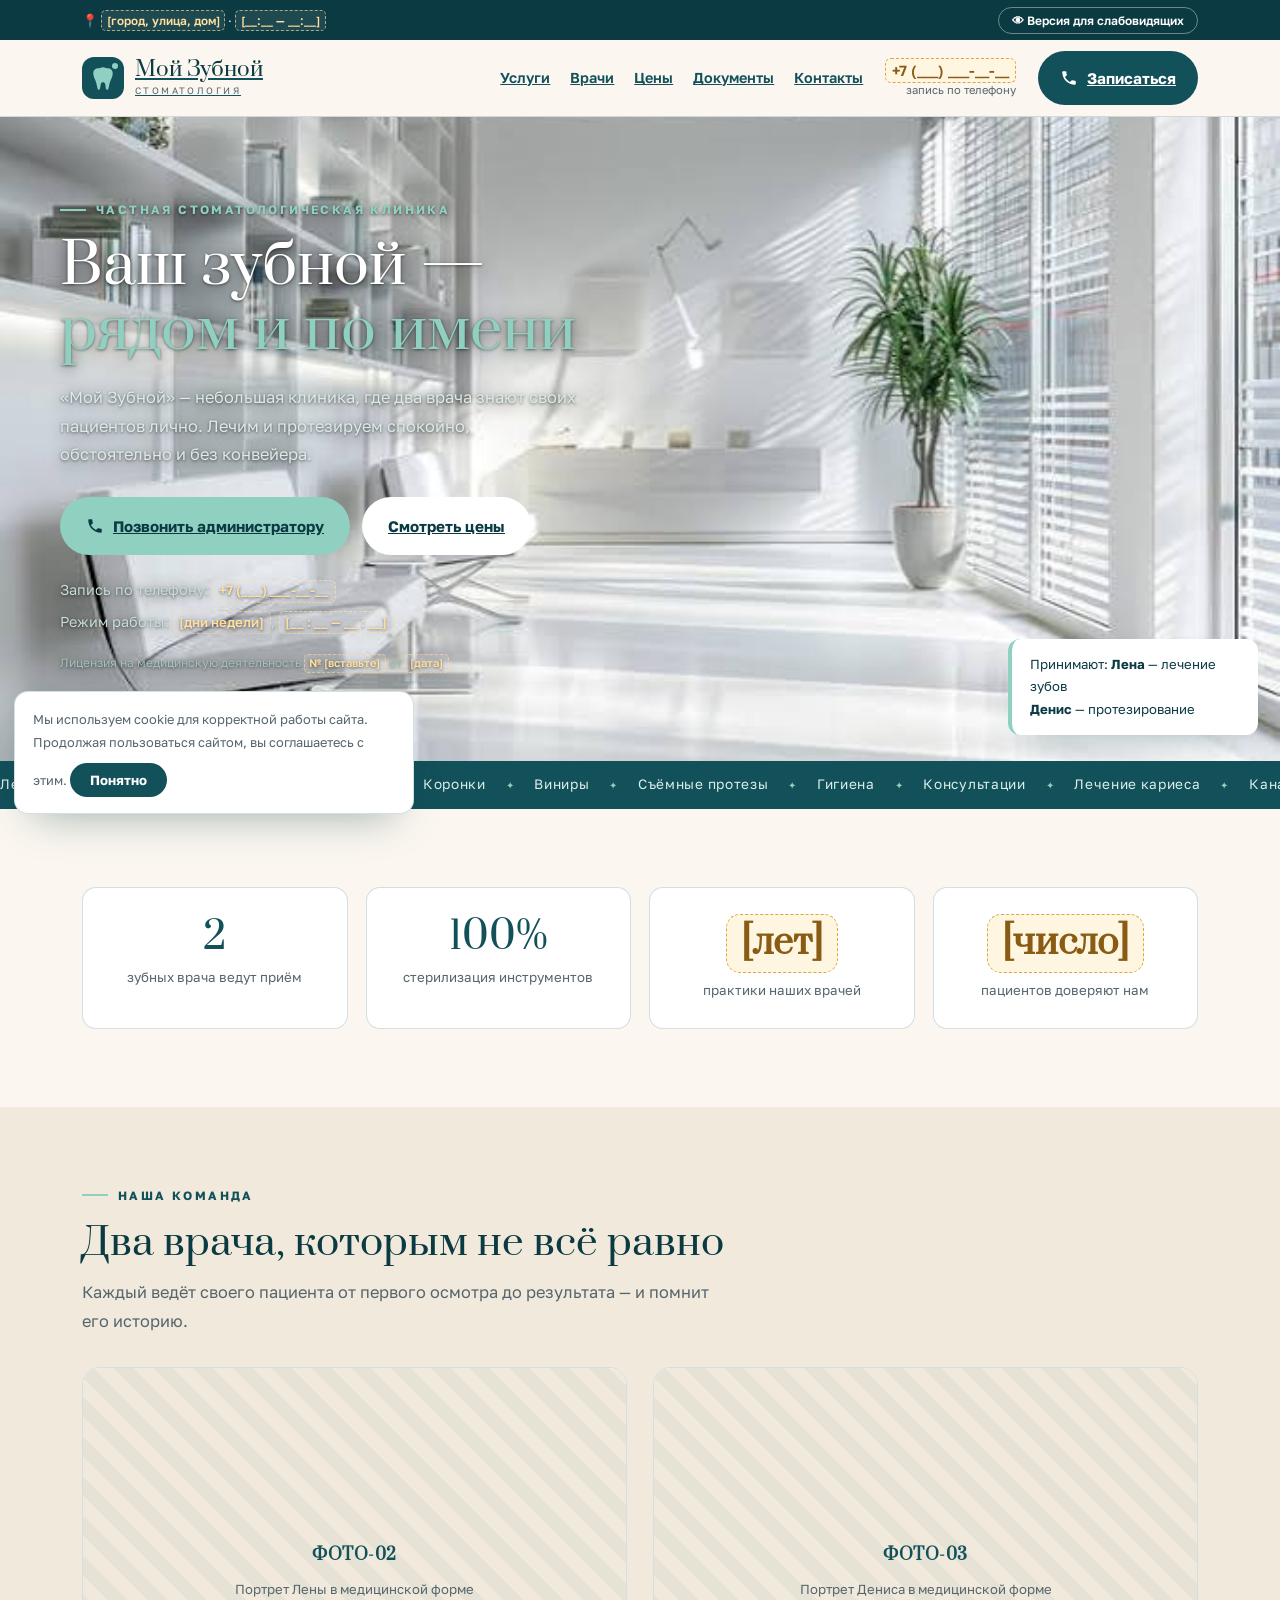
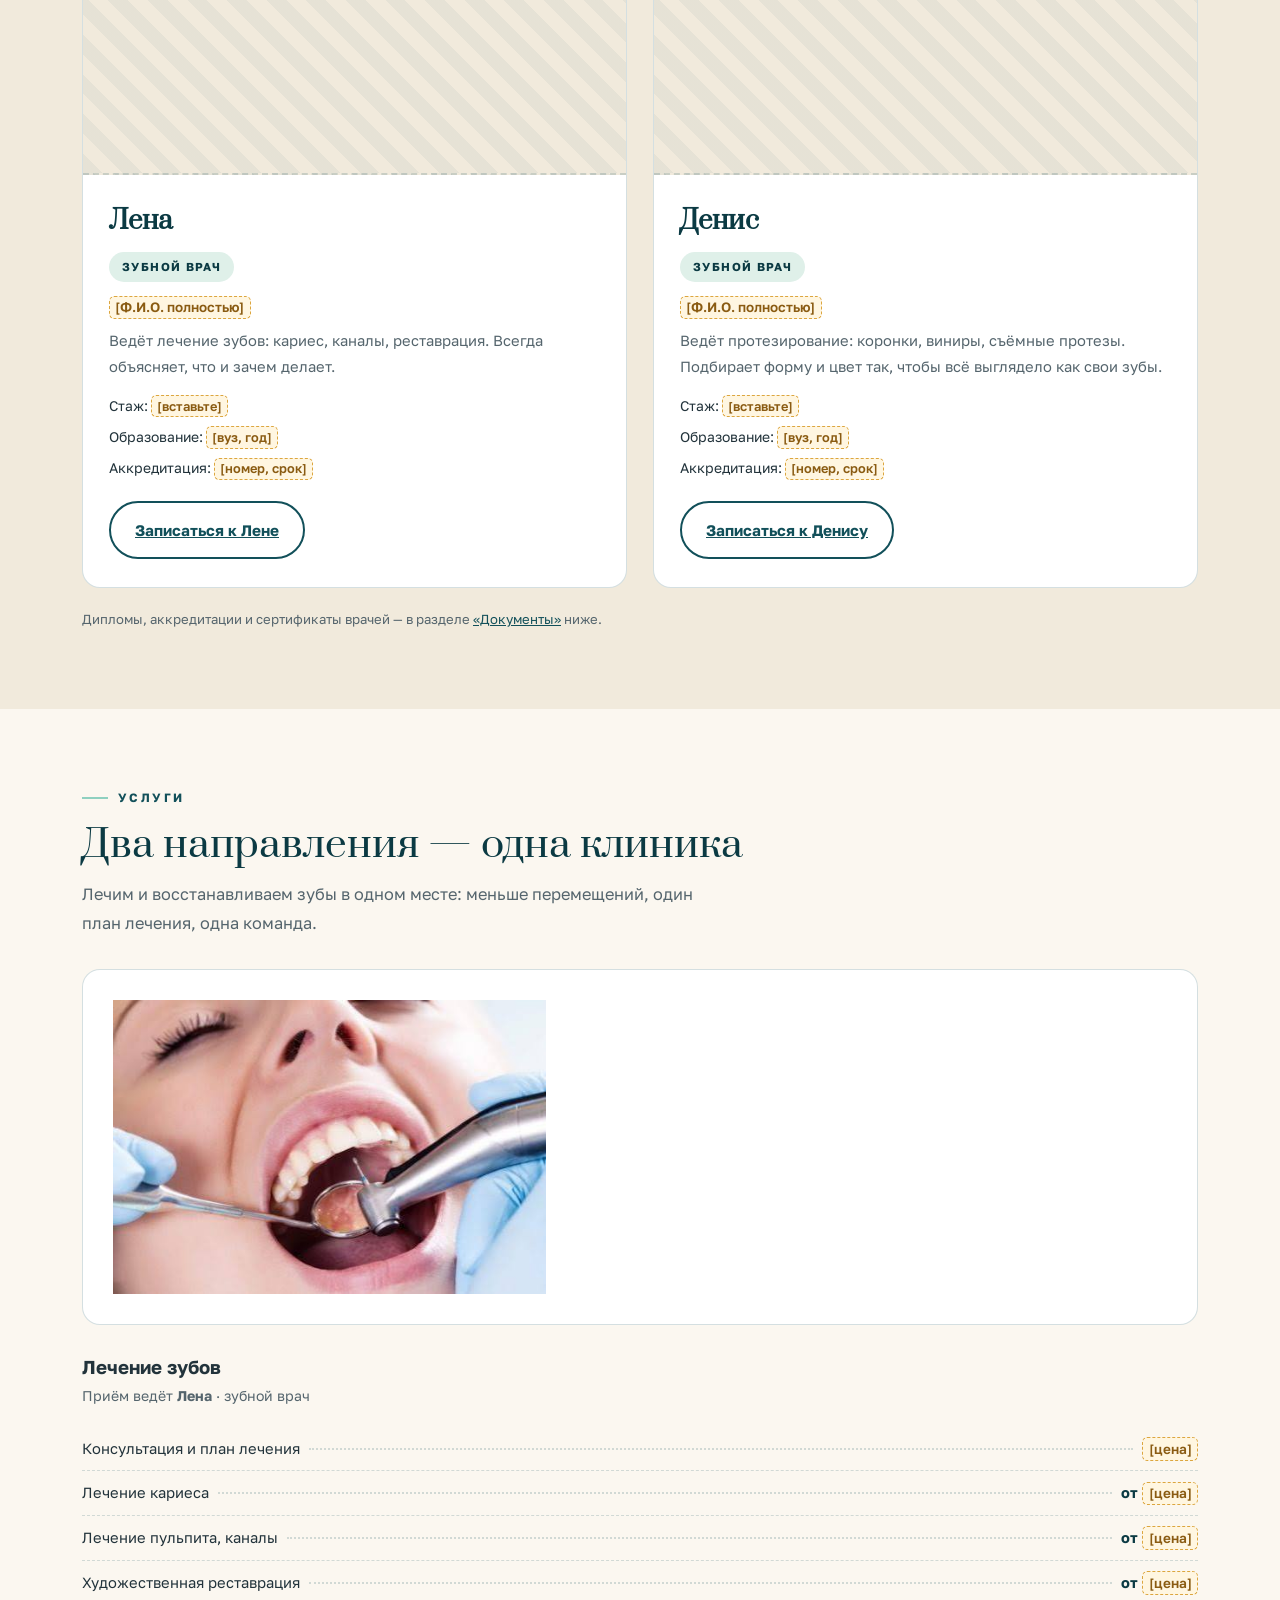
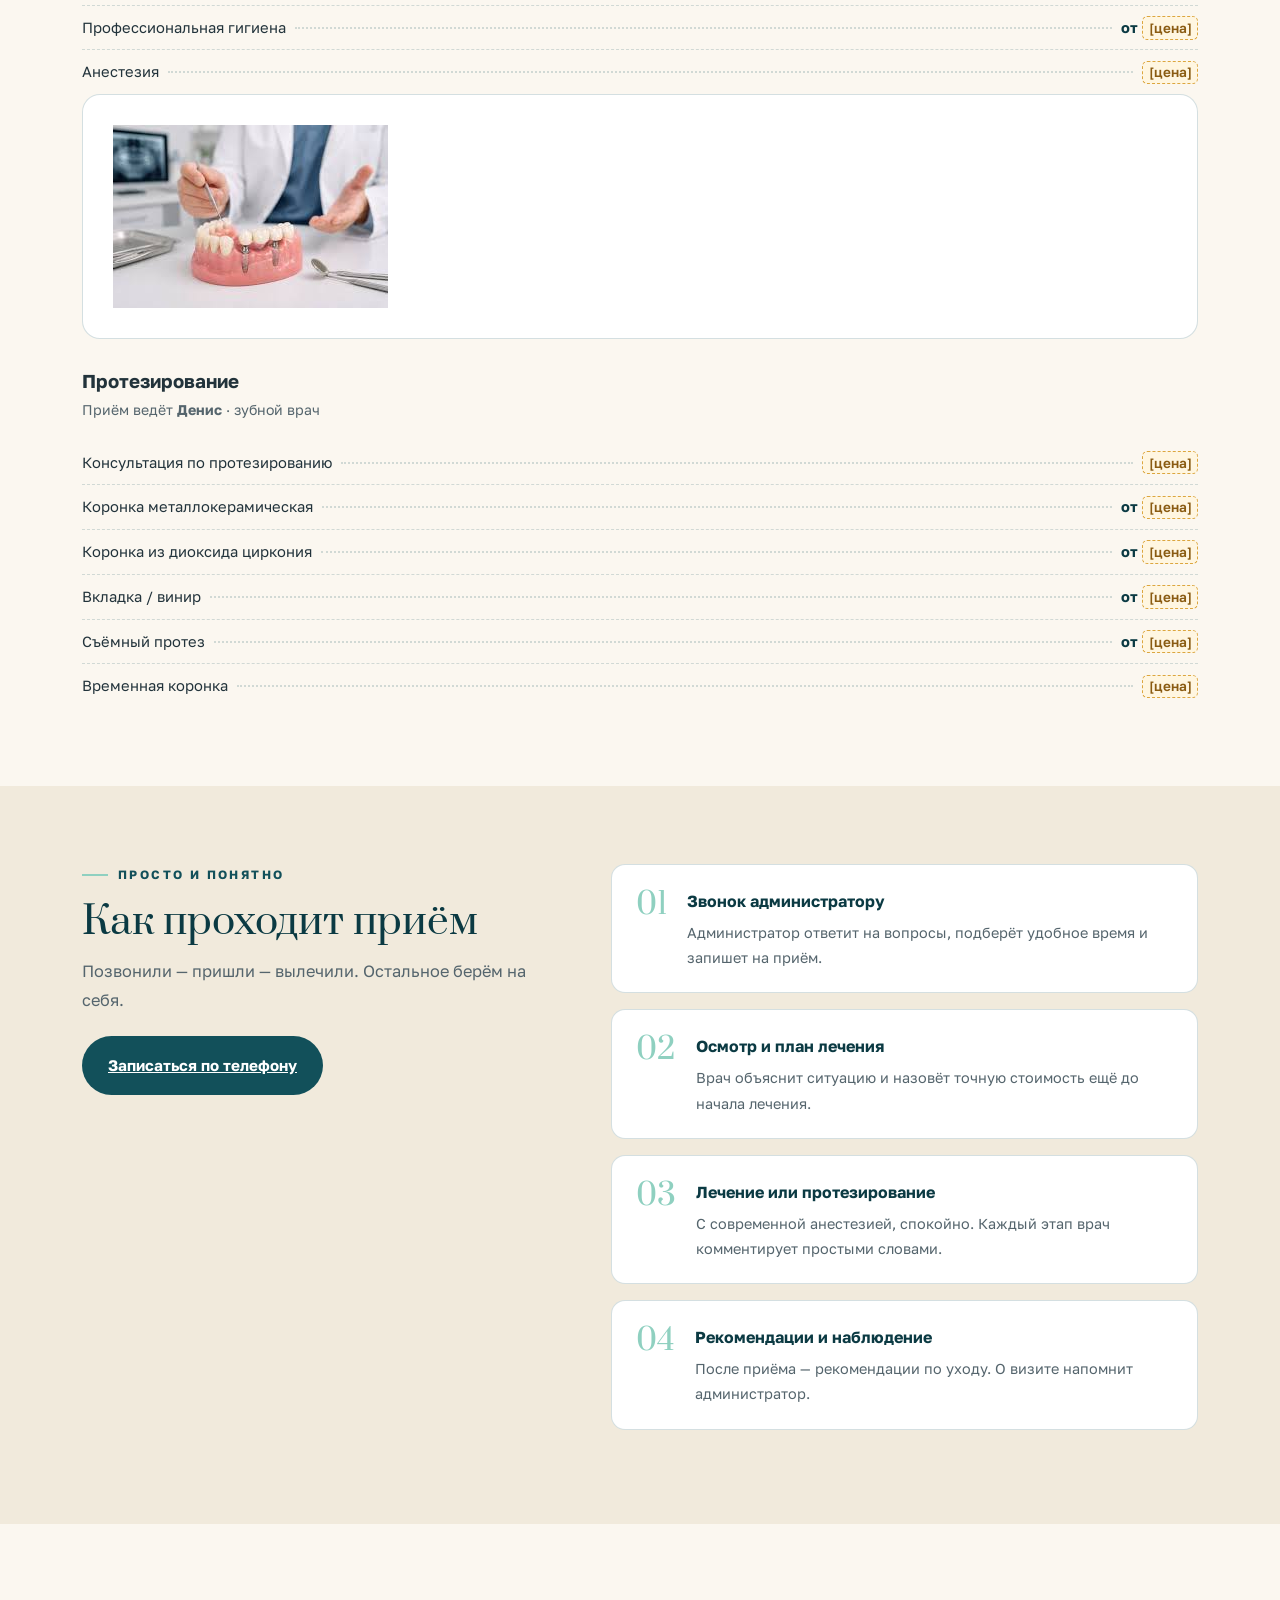
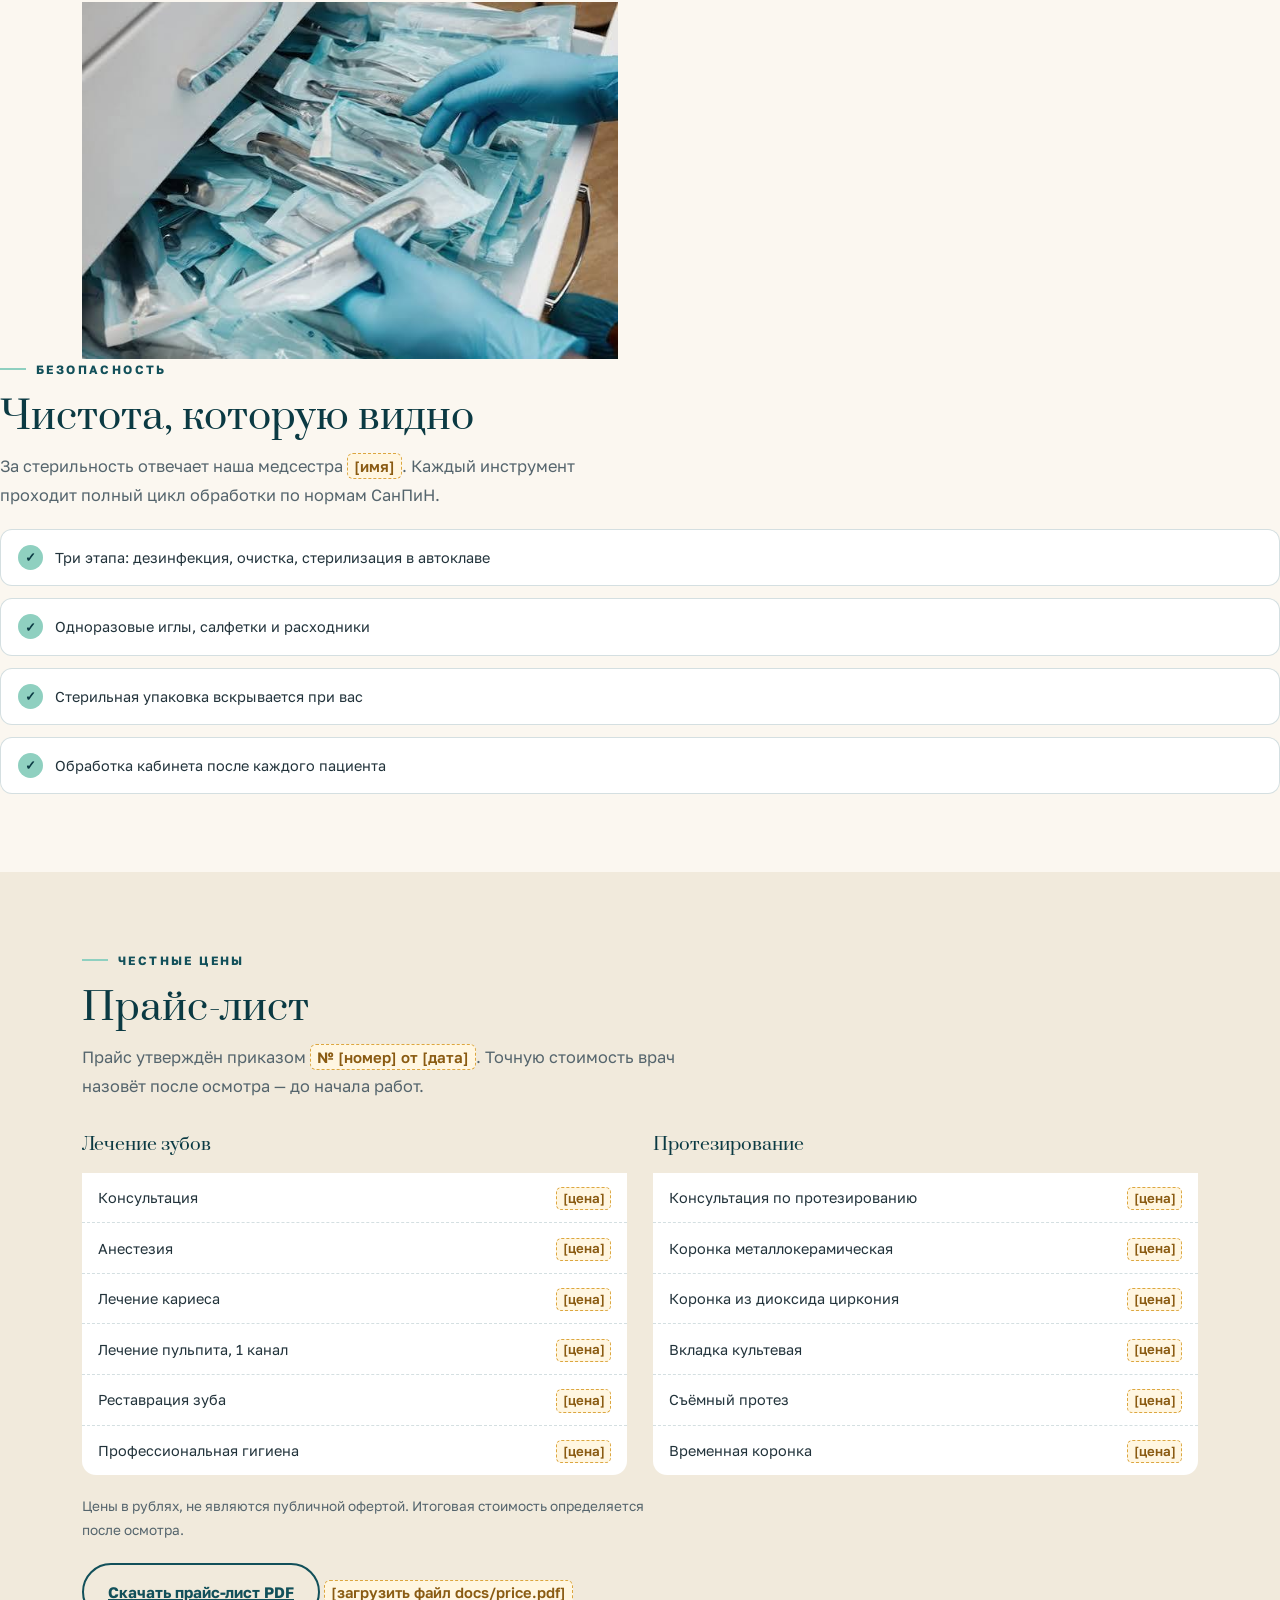
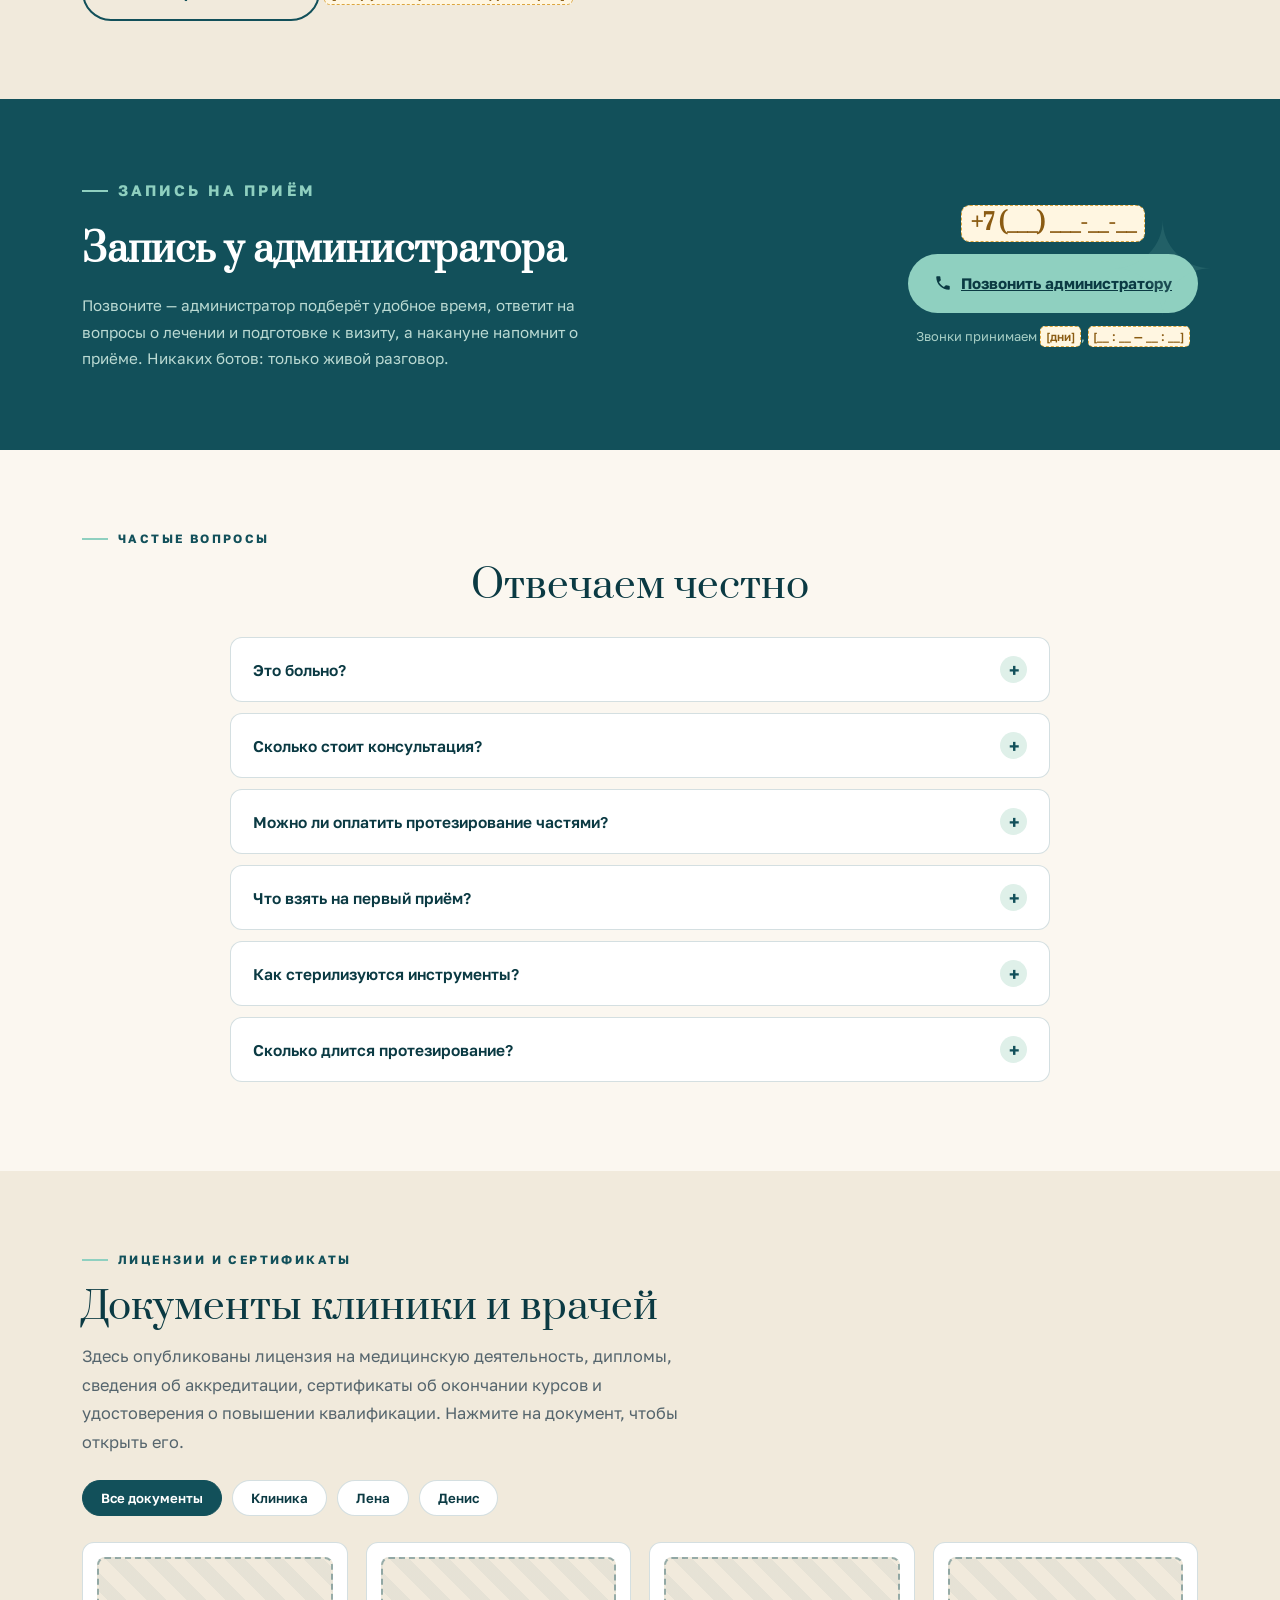
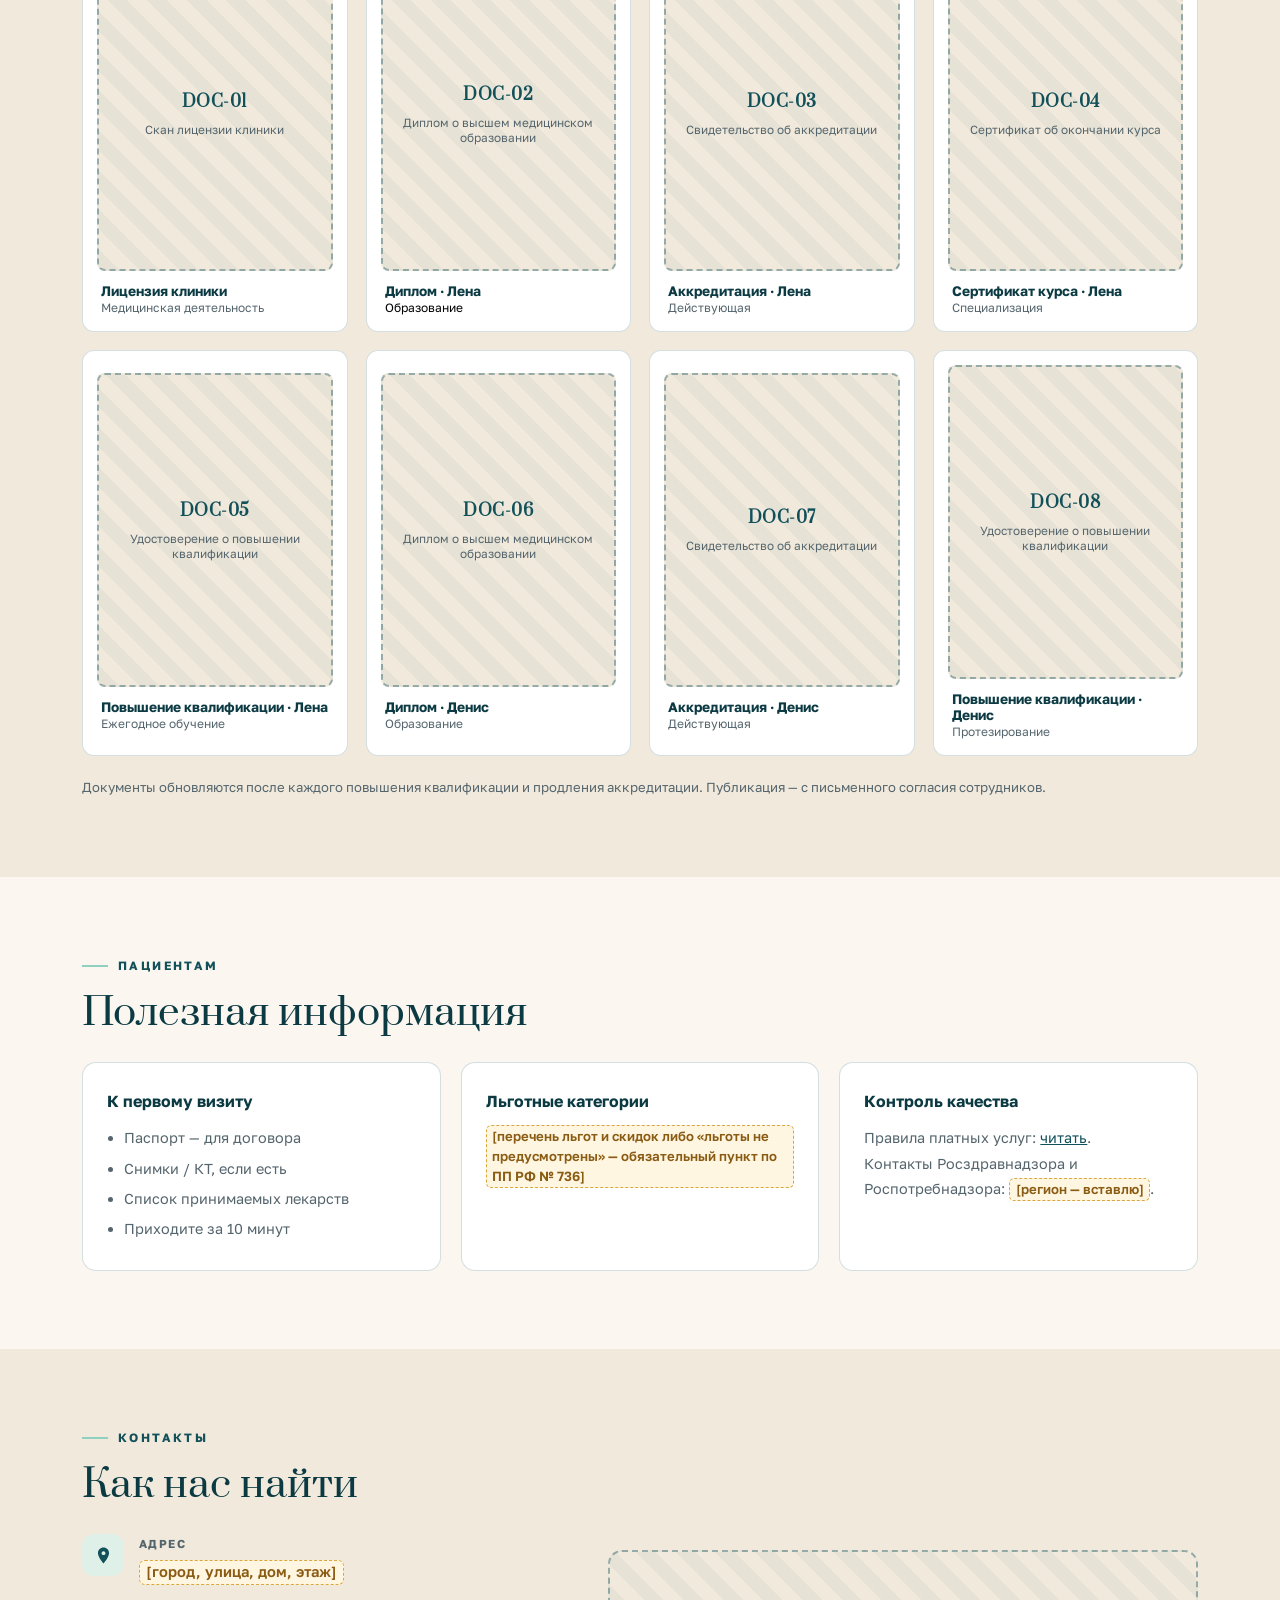
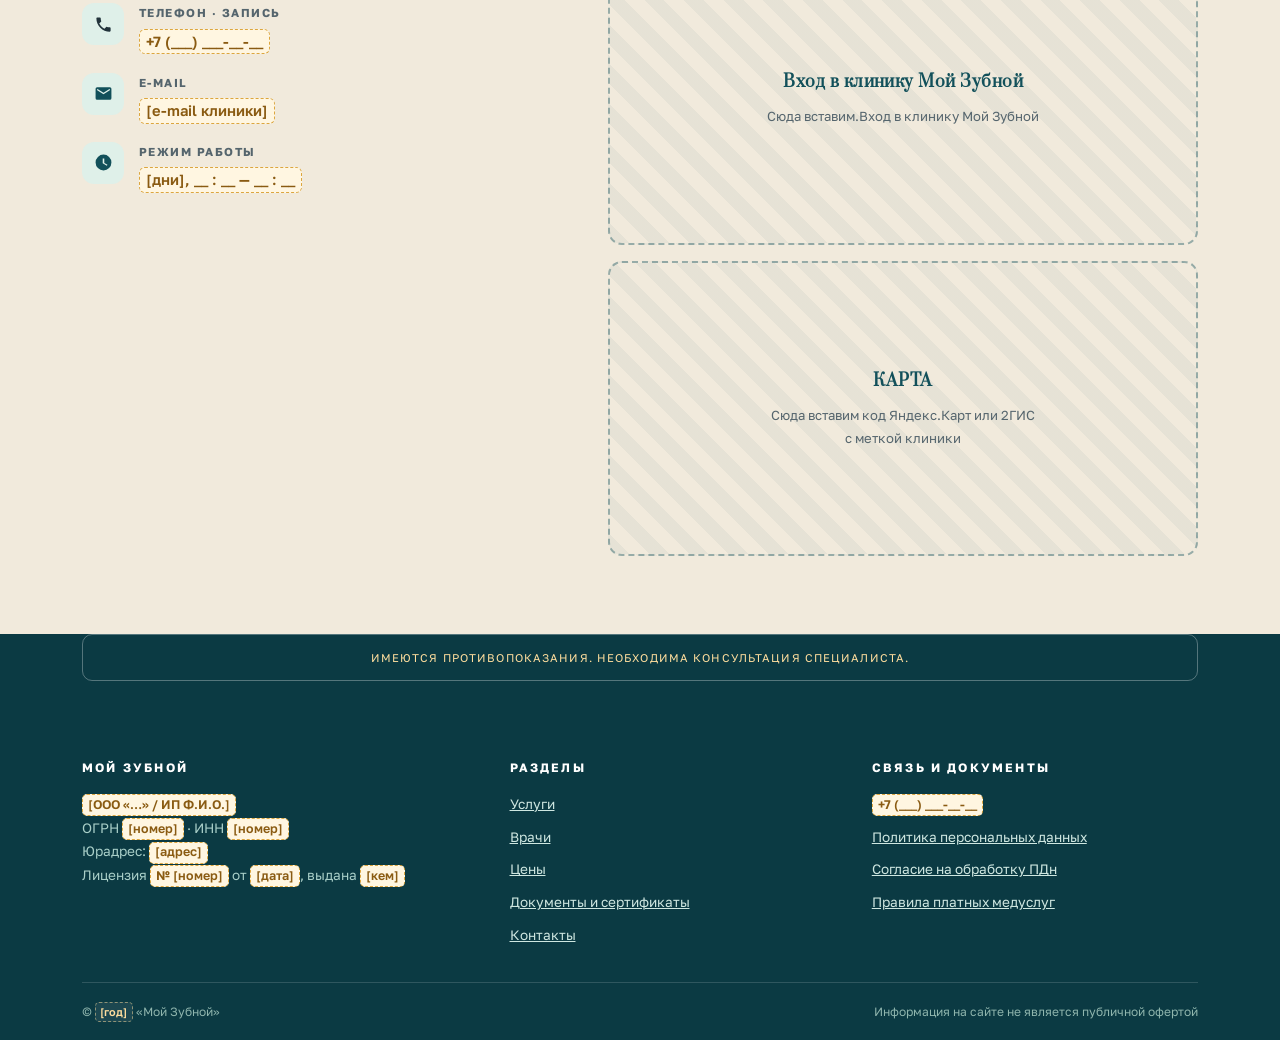
<file: index.html>
<!DOCTYPE html>
<html lang="ru">
<head>
<meta charset="UTF-8">
<meta name="viewport" content="width=device-width, initial-scale=1, viewport-fit=cover">
<meta name="theme-color" content="#0B3A43">
<title>Мой Зубной — лечение и протезирование зубов | частная стоматология</title>
<meta name="description" content="Небольшая частная стоматология «Мой Зубной»: лечение и протезирование зубов. Запись по телефону у администратора.">
<link rel="preconnect" href="https://fonts.googleapis.com">
<link rel="preconnect" href="https://fonts.gstatic.com" crossorigin>
<link href="https://fonts.googleapis.com/css2?family=Prata&family=Golos+Text:wght@400;500;600;700&display=swap" rel="stylesheet">
<link rel="stylesheet" href="css/style.css">
</head>
<body>
<a class="skip" href="#main">Перейти к содержанию</a>

<svg style="display:none" xmlns="http://www.w3.org/2000/svg">
<symbol id="tooth" viewBox="0 0 40 50"><path d="M20 4c-3.4 0-5.4 2.2-9 2.2C6.8 6.2 2 9.6 2 15.4c0 5.4 2.4 9.8 4 13.4 1.6 3.7 2.6 9.4 3.6 13.7.5 2.3 1.6 3.5 3 3.5 2.6 0 2.2-6.4 3.4-10.6.6-2.2 1.8-3.4 4-3.4s3.4 1.2 4 3.4c1.2 4.2.8 10.6 3.4 10.6 1.4 0 2.5-1.2 3-3.5 1-4.3 2-10 3.6-13.7 1.6-3.6 4-8 4-13.4 0-5.8-4.8-9.2-9-9.2-3.6 0-5.6-2.2-9-2.2z"/></symbol>
<symbol id="phone" viewBox="0 0 24 24"><path fill="currentColor" d="M6.6 10.8c1.4 2.8 3.8 5.1 6.6 6.6l2.2-2.2c.3-.3.7-.4 1-.2 1.1.4 2.4.6 3.6.6.6 0 1 .4 1 1V20c0 .6-.4 1-1 1C10.6 21 3 13.4 3 4c0-.6.4-1 1-1h3.5c.6 0 1 .4 1 1 0 1.3.2 2.5.6 3.6.1.3 0 .7-.2 1l-2.3 2.2z"/></symbol>
<symbol id="pin" viewBox="0 0 24 24"><path d="M12 2C8.1 2 5 5.1 5 9c0 5.2 7 13 7 13s7-7.8 7-13c0-3.9-3.1-7-7-7zm0 9.5A2.5 2.5 0 1 1 12 6.5a2.5 2.5 0 0 1 0 5z"/></symbol>
<symbol id="clock" viewBox="0 0 24 24"><path d="M12 2a10 10 0 1 0 0 20 10 10 0 0 0 0-20zm1 10.6 4 2.3-.8 1.3L11 13V7h2v5.6z"/></symbol>
<symbol id="mail" viewBox="0 0 24 24"><path d="M20 4H4a2 2 0 0 0-2 2v12a2 2 0 0 0 2 2h16a2 2 0 0 0 2-2V6a2 2 0 0 0-2-2zm0 4-8 5-8-5V6l8 5 8-5v2z"/></symbol>
<symbol id="doc" viewBox="0 0 24 24"><path d="M14 2H6a2 2 0 0 0-2 2v16a2 2 0 0 0 2 2h12a2 2 0 0 0 2-2V8l-6-6zm0 6V3.5L18.5 8H14zM8 12h8v2H8v-2zm0 4h8v2H8v-2z"/></symbol>
</svg>

<!-- ВЕРХНЯЯ ПОЛОСА -->
<div class="topbar">
  <div class="wrap">
    <div>📍 <span class="ph">[город, улица, дом]</span> · <span class="ph">[__:__ — __:__]</span></div>
    <div class="a11y-wrap">
      <button class="a11y-btn" id="a11yBtn" aria-expanded="false" aria-controls="a11yPanel">👁 Версия для слабовидящих</button>
      <div class="a11y-panel" id="a11yPanel" hidden>
        <p>Размер текста</p>
        <div class="a11y-row">
          <button data-size="0" class="active" aria-label="Обычный шрифт">A</button>
          <button data-size="1" aria-label="Крупный шрифт">A+</button>
          <button data-size="2" aria-label="Очень крупный шрифт">A++</button>
        </div>
        <label><input type="checkbox" id="a11yContrast"> Контрастные цвета</label>
        <label><input type="checkbox" id="a11yNoImg"> Без изображений</label>
        <button class="reset" id="a11yReset">Сбросить настройки</button>
      </div>
    </div>
  </div>
</div>

<!-- ШАПКА -->
<header id="hdr">
  <div class="wrap head-in">
    <a class="logo" href="index.html" aria-label="Мой Зубной — главная">
      <span class="logo-mark"><svg><use href="#tooth"/></svg></span>
      <span class="logo-text">Мой Зубной<small>стоматология</small></span>
    </a>
    <nav id="nav" aria-label="Основное меню">
      <button class="nav-close" id="navClose" style="display:none" aria-label="Закрыть меню">×</button>
      <a href="#uslugi">Услуги</a>
      <a href="#vrachi">Врачи</a>
      <a href="#tseny">Цены</a>
      <a href="#dokumenty">Документы</a>
      <a href="#kontakty">Контакты</a>
    </nav>
    <div class="head-phone"><b><span class="ph">+7 (___) ___-__-__</span></b><small>запись по телефону</small></div>
    <a class="btn btn-solid head-cta" href="tel:+70000000000"><svg><use href="#phone"/></svg>Записаться</a>
    <button class="burger" id="burger" aria-label="Открыть меню" aria-expanded="false"><span></span><span></span><span></span></button>
  </div>
</header>
<div class="menu-veil" id="menuVeil"></div>

<main id="main">

<!-- ПЕРВЫЙ ЭКРАН: ФОНО КЛИНИКИ / КАБИНЕТА -->
<section class="hero" id="top">
  <div class="hero-media">
  <div class="hero-media">
    <img src="img/01-hero.jpg" alt="Лечебный кабинет клиники «Мой Зубной»">
  </div>
  </div>
  <div class="hero-veil"></div>
  <div class="wrap hero-in">
    <div class="hero-inner">
      <p class="eyebrow">Частная стоматологическая клиника</p>
      <h1 class="h1">Ваш зубной —<br><em>рядом и по имени</em></h1>
      <p class="lead">«Мой Зубной» — небольшая клиника, где два врача знают своих пациентов лично. Лечим и протезируем спокойно, обстоятельно и без конвейера.</p>
      <div class="hero-cta">
        <a class="btn btn-mint" href="tel:+70000000000"><svg><use href="#phone"/></svg>Позвонить администратору</a>
        <a class="btn btn-light" href="#tseny">Смотреть цены</a>
      </div>
      <div class="hero-meta">
        <div>Запись по телефону: <span class="ph">+7 (___) ___-__-__</span></div>
        <div>Режим работы: <span class="ph">[дни недели]</span>, <span class="ph">[__ : __ — __ : __]</span></div>
      </div>
      <p class="hero-legal">Лицензия на медицинскую деятельность <span class="ph">№ [вставьте]</span> от <span class="ph">[дата]</span></p>
    </div>
  </div>
  <div class="hero-chip">Принимают: <b>Лена</b> — лечение зубов<br><b>Денис</b> — протезирование</div>
</section>

<div class="ticker" aria-hidden="true">
  <div class="ticker-track">
    <span>Лечение кариеса</span><span>Каналы</span><span>Реставрация</span><span>Коронки</span><span>Виниры</span><span>Съёмные протезы</span><span>Гигиена</span><span>Консультации</span>
    <span>Лечение кариеса</span><span>Каналы</span><span>Реставрация</span><span>Коронки</span><span>Виниры</span><span>Съёмные протезы</span><span>Гигиена</span><span>Консультации</span>
  </div>
</div>

<!-- ЦИФРЫ -->
<section class="section">
  <div class="wrap stats">
    <div class="stat rv"><div class="num"><span class="count" data-to="2">2</span></div><p>зубных врача ведут приём</p></div>
    <div class="stat rv"><div class="num"><span class="count" data-to="100">100</span>%</div><p>стерилизация инструментов</p></div>
    <div class="stat rv"><div class="num"><span class="ph">[лет]</span></div><p>практики наших врачей</p></div>
    <div class="stat rv"><div class="num"><span class="ph">[число]</span></div><p>пациентов доверяют нам</p></div>
  </div>
</section>

<!-- ВРАЧИ -->
<section class="section alt" id="vrachi">
  <div class="wrap">
    <p class="eyebrow">Наша команда</p>
    <h2 class="h2">Два врача, которым не всё равно</h2>
    <p class="lead rv">Каждый ведёт своего пациента от первого осмотра до результата — и помнит его историю.</p>
    <div class="doctors" style="margin-top:32px">
      <article class="doc-card rv">
        <!-- ФОТО-02: портрет Лены в форме, светлый фон, 3:4 -->
        <div class="slot"><svg><use href="#tooth"/></svg><b>ФОТО-02</b><span>Портрет Лены в медицинской форме</span></div>
        <div class="doc-body">
          <h3>Лена</h3><span class="role">Зубной врач</span>
          <p><span class="ph">[Ф.И.О. полностью]</span></p>
          <p>Ведёт лечение зубов: кариес, каналы, реставрация. Всегда объясняет, что и зачем делает.</p>
          <div class="facts">
            <div>Стаж: <span class="ph">[вставьте]</span></div>
            <div>Образование: <span class="ph">[вуз, год]</span></div>
            <div>Аккредитация: <span class="ph">[номер, срок]</span></div>
          </div>
          <a class="btn btn-ghost" href="tel:+70000000000">Записаться к Лене</a>
        </div>
      </article>
      <article class="doc-card rv">
        <!-- ФОТО-03: портрет Дениса в форме, светлый фон, 3:4 -->
        <div class="slot"><svg><use href="#tooth"/></svg><b>ФОТО-03</b><span>Портрет Дениса в медицинской форме</span></div>
        <div class="doc-body">
          <h3>Денис</h3><span class="role">Зубной врач</span>
          <p><span class="ph">[Ф.И.О. полностью]</span></p>
          <p>Ведёт протезирование: коронки, виниры, съёмные протезы. Подбирает форму и цвет так, чтобы всё выглядело как свои зубы.</p>
          <div class="facts">
            <div>Стаж: <span class="ph">[вставьте]</span></div>
            <div>Образование: <span class="ph">[вуз, год]</span></div>
            <div>Аккредитация: <span class="ph">[номер, срок]</span></div>
          </div>
          <a class="btn btn-ghost" href="tel:+70000000000">Записаться к Денису</a>
        </div>
      </article>
    </div>
    <p class="doc-hint">Дипломы, аккредитации и сертификаты врачей — в разделе <a href="#dokumenty" style="text-decoration:underline">«Документы»</a> ниже.</p>
  </div>
</section>

<!-- УСЛУГИ -->
<section class="section" id="uslugi">
  <div class="wrap">
    <p class="eyebrow">Услуги</p>
    <h2 class="h2">Два направления — одна клиника</h2>
    <p class="lead rv">Лечим и восстанавливаем зубы в одном месте: меньше перемещений, один план лечения, одна команда.</p>

    <div style="margin-top:32px">
      <div class="dir rv">
          <img src="img/06-treatment.jpg" alt="Лечение зуба">
        </div>
        <div>
          <h3>Лечение зубов</h3>
          <p class="who">Приём ведёт <b>Лена</b> · зубной врач</p>
          <ul class="plist">
            <li>Консультация и план лечения<i class="dots"></i><span class="cost"><span class="ph">[цена]</span></span></li>
            <li>Лечение кариеса<i class="dots"></i><span class="cost">от <span class="ph">[цена]</span></span></li>
            <li>Лечение пульпита, каналы<i class="dots"></i><span class="cost">от <span class="ph">[цена]</span></span></li>
            <li>Художественная реставрация<i class="dots"></i><span class="cost">от <span class="ph">[цена]</span></span></li>
            <li>Профессиональная гигиена<i class="dots"></i><span class="cost">от <span class="ph">[цена]</span></span></li>
            <li>Анестезия<i class="dots"></i><span class="cost"><span class="ph">[цена]</span></span></li>
          </ul>
        </div>
      </div>
      <div class="dir flip rv">
          <img src="img/07-prosthesis.jpg" alt="Протезирование зубов">
        </div>
        <div>
          <h3>Протезирование</h3>
          <p class="who">Приём ведёт <b>Денис</b> · зубной врач</p>
          <ul class="plist">
            <li>Консультация по протезированию<i class="dots"></i><span class="cost"><span class="ph">[цена]</span></span></li>
            <li>Коронка металлокерамическая<i class="dots"></i><span class="cost">от <span class="ph">[цена]</span></span></li>
            <li>Коронка из диоксида циркония<i class="dots"></i><span class="cost">от <span class="ph">[цена]</span></span></li>
            <li>Вкладка / винир<i class="dots"></i><span class="cost">от <span class="ph">[цена]</span></span></li>
            <li>Съёмный протез<i class="dots"></i><span class="cost">от <span class="ph">[цена]</span></span></li>
            <li>Временная коронка<i class="dots"></i><span class="cost"><span class="ph">[цена]</span></span></li>
          </ul>
        </div>
      </div>
    </div>
  </div>
</section>

<!-- ЭТАПЫ -->
<section class="section alt">
  <div class="wrap steps-grid">
    <div class="steps-left">
      <p class="eyebrow">Просто и понятно</p>
      <h2 class="h2">Как проходит приём</h2>
      <p class="lead rv">Позвонили — пришли — вылечили. Остальное берём на себя.</p>
      <a class="btn btn-solid rv" href="tel:+70000000000" style="margin-top:22px">Записаться по телефону</a>
    </div>
    <div>
      <div class="step rv"><span class="step-num">01</span><div><h4>Звонок администратору</h4><p>Администратор ответит на вопросы, подберёт удобное время и запишет на приём.</p></div></div>
      <div class="step rv"><span class="step-num">02</span><div><h4>Осмотр и план лечения</h4><p>Врач объяснит ситуацию и назовёт точную стоимость ещё до начала лечения.</p></div></div>
      <div class="step rv"><span class="step-num">03</span><div><h4>Лечение или протезирование</h4><p>С современной анестезией, спокойно. Каждый этап врач комментирует простыми словами.</p></div></div>
      <div class="step rv"><span class="step-num">04</span><div><h4>Рекомендации и наблюдение</h4><p>После приёма — рекомендации по уходу. О визите напомнит администратор.</p></div></div>
    </div>
  </div>
</section>

<!-- БЕЗОПАСНОСТЬ -->
<section class="section">
  <div class="wrap split">
    <img src="img/04-sterile.jpg" alt="Стерилизация инструментов">
    </div>
    <div>
      <p class="eyebrow">Безопасность</p>
      <h2 class="h2">Чистота, которую видно</h2>
      <p class="lead rv">За стерильность отвечает наша медсестра <span class="ph">[имя]</span>. Каждый инструмент проходит полный цикл обработки по нормам СанПиН.</p>
      <ul class="checks">
        <li class="rv"><span class="tick">✓</span>Три этапа: дезинфекция, очистка, стерилизация в автоклаве</li>
        <li class="rv"><span class="tick">✓</span>Одноразовые иглы, салфетки и расходники</li>
        <li class="rv"><span class="tick">✓</span>Стерильная упаковка вскрывается при вас</li>
        <li class="rv"><span class="tick">✓</span>Обработка кабинета после каждого пациента</li>
      </ul>
    </div>
  </div>
</section>

<!-- ЦЕНЫ -->
<section class="section alt" id="tseny">
  <div class="wrap">
    <p class="eyebrow">Честные цены</p>
    <h2 class="h2">Прайс-лист</h2>
    <p class="lead rv">Прайс утверждён приказом <span class="ph">№ [номер] от [дата]</span>. Точную стоимость врач назовёт после осмотра — до начала работ.</p>
    <div style="display:grid;grid-template-columns:1fr 1fr;gap:26px;margin-top:30px" class="price-tables">
      <div class="table-scroll rv">
        <table class="ptable"><caption>Лечение зубов</caption>
          <tr><td>Консультация</td><td><span class="ph">[цена]</span></td></tr>
          <tr><td>Анестезия</td><td><span class="ph">[цена]</span></td></tr>
          <tr><td>Лечение кариеса</td><td><span class="ph">[цена]</span></td></tr>
          <tr><td>Лечение пульпита, 1 канал</td><td><span class="ph">[цена]</span></td></tr>
          <tr><td>Реставрация зуба</td><td><span class="ph">[цена]</span></td></tr>
          <tr><td>Профессиональная гигиена</td><td><span class="ph">[цена]</span></td></tr>
        </table>
      </div>
      <div class="table-scroll rv">
        <table class="ptable"><caption>Протезирование</caption>
          <tr><td>Консультация по протезированию</td><td><span class="ph">[цена]</span></td></tr>
          <tr><td>Коронка металлокерамическая</td><td><span class="ph">[цена]</span></td></tr>
          <tr><td>Коронка из диоксида циркония</td><td><span class="ph">[цена]</span></td></tr>
          <tr><td>Вкладка культевая</td><td><span class="ph">[цена]</span></td></tr>
          <tr><td>Съёмный протез</td><td><span class="ph">[цена]</span></td></tr>
          <tr><td>Временная коронка</td><td><span class="ph">[цена]</span></td></tr>
        </table>
      </div>
    </div>
    <p class="price-note rv">Цены в рублях, не являются публичной офертой. Итоговая стоимость определяется после осмотра.</p>
    <div style="margin-top:20px" class="rv"><a class="btn btn-ghost" href="docs/price.pdf">Скачать прайс-лист PDF</a> <span class="ph">[загрузить файл docs/price.pdf]</span></div>
  </div>
</section>

<!-- ЗАПИСЬ У АДМИНИСТРАТОРА -->
<section class="section admin">
  <div class="wrap admin-grid">
    <div class="rv">
      <p class="eyebrow" style="color:var(--mint)">Запись на приём</p>
      <h2>Запись у администратора</h2>
      <p>Позвоните — администратор подберёт удобное время, ответит на вопросы о лечении и подготовке к визиту, а накануне напомнит о приёме. Никаких ботов: только живой разговор.</p>
    </div>
    <div class="admin-call rv">
      <span class="big"><span class="ph">+7 (___) ___-__-__</span></span>
      <a class="btn btn-mint" href="tel:+70000000000"><svg><use href="#phone"/></svg>Позвонить администратору</a>
      <small>Звонки принимаем <span class="ph">[дни]</span>, <span class="ph">[__ : __ — __ : __]</span></small>
    </div>
  </div>
</section>

<!-- FAQ -->
<section class="section">
  <div class="wrap">
    <p class="eyebrow">Частые вопросы</p>
    <h2 class="h2" style="text-align:center">Отвечаем честно</h2>
    <div class="faq">
      <div class="faq-item rv"><button class="faq-q" aria-expanded="false">Это больно?<span class="plus">+</span></button>
        <div class="faq-a"><p>Все процедуры проходят с современной анестезией. Врач начнёт лечение только тогда, когда зуб полностью «уснёт». Если вы волнуетесь — скажите при записи, уделим больше времени спокойному знакомству.</p></div></div>
      <div class="faq-item rv"><button class="faq-q" aria-expanded="false">Сколько стоит консультация?<span class="plus">+</span></button>
        <div class="faq-a"><p><span class="ph">[вставьте условия: бесплатно / стоимость]</span>. По итогам врач составит план лечения с точной стоимостью — решение остаётся за вами.</p></div></div>
      <div class="faq-item rv"><button class="faq-q" aria-expanded="false">Можно ли оплатить протезирование частями?<span class="plus">+</span></button>
        <div class="faq-a"><p><span class="ph">[вставьте: есть ли рассрочка или поэтапная оплата и на каких условиях]</span>.</p></div></div>
      <div class="faq-item rv"><button class="faq-q" aria-expanded="false">Что взять на первый приём?<span class="plus">+</span></button>
        <div class="faq-a"><p>Паспорт — для договора и медицинской карты. Если есть свежие снимки или КТ зубов, возьмите их с собой.</p></div></div>
      <div class="faq-item rv"><button class="faq-q" aria-expanded="false">Как стерилизуются инструменты?<span class="plus">+</span></button>
        <div class="faq-a"><p>В три этапа: дезинфекция, очистка и стерилизация в автоклаве. Инструменты в герметичной упаковке вскрываются при вас. Одноразовые материалы не используются повторно.</p></div></div>
      <div class="faq-item rv"><button class="faq-q" aria-expanded="false">Сколько длится протезирование?<span class="plus">+</span></button>
        <div class="faq-a"><p>Зависит от работы: коронка — в среднем <span class="ph">[срок]</span>, съёмный протез — <span class="ph">[срок]</span>. Точный график визитов врач составит на консультации.</p></div></div>
    </div>
  </div>
</section>

<!-- ДОКУМЕНТЫ И СЕРТИФИКАТЫ -->
<section class="section alt" id="dokumenty">
  <div class="wrap">
    <p class="eyebrow">Лицензии и сертификаты</p>
    <h2 class="h2">Документы клиники и врачей</h2>
    <p class="lead rv">Здесь опубликованы лицензия на медицинскую деятельность, дипломы, сведения об аккредитации, сертификаты об окончании курсов и удостоверения о повышении квалификации. Нажмите на документ, чтобы открыть его.</p>

    <div class="doc-filter" role="group" aria-label="Фильтр документов">
      <button class="filter-btn active" data-filter="all">Все документы</button>
      <button class="filter-btn" data-filter="clinic">Клиника</button>
      <button class="filter-btn" data-filter="lena">Лена</button>
      <button class="filter-btn" data-filter="denis">Денис</button>
    </div>

    <div class="gallery">
      <!-- Заменяйте .slot внутри .cert на <img src="../docs/файл.jpg" alt="..."> -->
      <button class="cert rv" data-type="clinic" data-code="DOC-01" data-title="Лицензия на медицинскую деятельность" data-desc="Скан лицензии клиники: номер, дата выдачи, срок действия, перечень работ.">
        <div class="slot"><svg><use href="#doc"/></svg><b>DOC-01</b><span>Скан лицензии клиники</span></div>
        <div class="cert-meta"><b>Лицензия клиники</b><small>Медицинская деятельность</small></div>
      </button>
      <button class="cert rv" data-type="lena" data-code="DOC-02" data-title="Диплом — Лена" data-desc="Скан диплома о высшем медицинском образовании: вуз, специальность, год окончания, номер и серия.">
        <div class="slot"><svg><use href="#doc"/></svg><b>DOC-02</b><span>Диплом о высшем медицинском образовании</span></div>
        <div class="cert-meta"><b>Диплом · Лена</b><span style="font-size:.75rem">Образование</span></div>
      </button>
      <button class="cert rv" data-type="lena" data-code="DOC-03" data-title="Аккредитация — Лена" data-desc="Скан свидетельства об аккредитации специалиста: специальность, номер, дата и срок действия.">
        <div class="slot"><svg><use href="#doc"/></svg><b>DOC-03</b><span>Свидетельство об аккредитации</span></div>
        <div class="cert-meta"><b>Аккредитация · Лена</b><small>Действующая</small></div>
      </button>
      <button class="cert rv" data-type="lena" data-code="DOC-04" data-title="Сертификат курса — Лена" data-desc="Скан сертификата об окончании курса: название программы, учебная организация, даты, количество часов.">
        <div class="slot"><svg><use href="#doc"/></svg><b>DOC-04</b><span>Сертификат об окончании курса</span></div>
        <div class="cert-meta"><b>Сертификат курса · Лена</b><small>Специализация</small></div>
      </button>
      <button class="cert rv" data-type="lena" data-code="DOC-05" data-title="Удостоверение о повышении квалификации — Лена" data-desc="Скан удостоверения о повышении квалификации: программа, организация, объём часов, год.">
        <div class="slot"><svg><use href="#doc"/></svg><b>DOC-05</b><span>Удостоверение о повышении квалификации</span></div>
        <div class="cert-meta"><b>Повышение квалификации · Лена</b><small>Ежегодное обучение</small></div>
      </button>
      <button class="cert rv" data-type="denis" data-code="DOC-06" data-title="Диплом — Денис" data-desc="Скан диплома о высшем медицинском образовании: вуз, специальность, год окончания, номер и серия.">
        <div class="slot"><svg><use href="#doc"/></svg><b>DOC-06</b><span>Диплом о высшем медицинском образовании</span></div>
        <div class="cert-meta"><b>Диплом · Денис</b><small>Образование</small></div>
      </button>
      <button class="cert rv" data-type="denis" data-code="DOC-07" data-title="Аккредитация — Денис" data-desc="Скан свидетельства об аккредитации специалиста: специальность, номер, дата и срок действия.">
        <div class="slot"><svg><use href="#doc"/></svg><b>DOC-07</b><span>Свидетельство об аккредитации</span></div>
        <div class="cert-meta"><b>Аккредитация · Денис</b><small>Действующая</small></div>
      </button>
      <button class="cert rv" data-type="denis" data-code="DOC-08" data-title="Удостоверение о повышении квалификации — Денис" data-desc="Скан удостоверения о повышении квалификации по протезированию: программа, организация, часы, год.">
        <div class="slot"><svg><use href="#doc"/></svg><b>DOC-08</b><span>Удостоверение о повышении квалификации</span></div>
        <div class="cert-meta"><b>Повышение квалификации · Денис</b><small>Протезирование</small></div>
      </button>
    </div>
    <p class="doc-hint">Документы обновляются после каждого повышения квалификации и продления аккредитации. Публикация — с письменного согласия сотрудников.</p>
  </div>
</section>

<!-- ПАЦИЕНТАМ -->
<section class="section">
  <div class="wrap">
    <p class="eyebrow">Пациентам</p>
    <h2 class="h2">Полезная информация</h2>
    <div class="pats">
      <div class="pat rv"><h4>К первому визиту</h4><ul><li>Паспорт — для договора</li><li>Снимки / КТ, если есть</li><li>Список принимаемых лекарств</li><li>Приходите за 10 минут</li></ul></div>
      <div class="pat rv"><h4>Льготные категории</h4><p><span class="ph">[перечень льгот и скидок либо «льготы не предусмотрены» — обязательный пункт по ПП РФ № 736]</span></p></div>
      <div class="pat rv"><h4>Контроль качества</h4><p>Правила платных услуг: <a href="rules.html" style="text-decoration:underline">читать</a>.<br>Контакты Росздравнадзора и Роспотребнадзора: <span class="ph">[регион — вставлю]</span>.</p></div>
    </div>
  </div>
</section>

<!-- КОНТАКТЫ -->
<section class="section alt" id="kontakty">
  <div class="wrap">
    <p class="eyebrow">Контакты</p>
    <h2 class="h2">Как нас найти</h2>
    <div class="contacts-grid">
      <ul class="c-list rv">
        <li><span class="c-ico"><svg><use href="#pin"/></svg></span><div><b>Адрес</b><span class="ph">[город, улица, дом, этаж]</span></div></li>
        <li><span class="c-ico"><svg><use href="#phone"/></svg></span><div><b>Телефон · запись</b><span class="ph">+7 (___) ___-__-__</span></div></li>
        <li><span class="c-ico"><svg><use href="#mail"/></svg></span><div><b>E-mail</b><span class="ph">[e-mail клиники]</span></div></li>
        <li><span class="c-ico"><svg><use href="#clock"/></svg></span><div><b>Режим работы</b><span class="ph">[дни], __ : __ — __ : __</span></div></li>
      </ul>
      <div class="rv">
        <div class="slot map-slot"><b>Вход в клинику Мой Зубной</b><span>Сюда вставим.Вход в клинику Мой Зубной</span></div>		
        <div class="slot map-slot"><b>КАРТА</b><span>Сюда вставим код Яндекс.Карт или 2ГИС с меткой клиники</span></div>
      </div>
    </div>
  </div>
</section>
</main>

<!-- ПОДВАЛ -->
<footer>
  <div class="wrap">
    <div class="disclaimer">Имеются противопоказания. Необходима консультация специалиста.</div>
    <div class="foot-grid">
      <div>
        <h5>Мой Зубной</h5>
        <p><span class="ph">[ООО «…» / ИП Ф.И.О.]</span><br>ОГРН <span class="ph">[номер]</span> · ИНН <span class="ph">[номер]</span><br>
        Юрадрес: <span class="ph">[адрес]</span><br>Лицензия <span class="ph">№ [номер]</span> от <span class="ph">[дата]</span>, выдана <span class="ph">[кем]</span></p>
      </div>
      <div><h5>Разделы</h5><ul class="foot-list">
        <li><a href="#uslugi">Услуги</a></li><li><a href="#vrachi">Врачи</a></li>
        <li><a href="#tseny">Цены</a></li><li><a href="#dokumenty">Документы и сертификаты</a></li>
        <li><a href="#kontakty">Контакты</a></li></ul></div>
      <div><h5>Связь и документы</h5><ul class="foot-list">
        <li><a href="tel:+70000000000"><span class="ph">+7 (___) ___-__-__</span></a></li>
        <li><a href="privacy.html">Политика персональных данных</a></li>
        <li><a href="consent.html">Согласие на обработку ПДн</a></li>
        <li><a href="rules.html">Правила платных медуслуг</a></li></ul></div>
    </div>
    <div class="foot-bottom">
      <div>© <span class="ph">[год]</span> «Мой Зубной»</div>
      <div>Информация на сайте не является публичной офертой</div>
    </div>
  </div>
</footer>

<div class="mobile-bar">
  <a class="btn btn-solid" href="tel:+70000000000"><svg><use href="#phone"/></svg>Позвонить</a>
  <a class="btn btn-ghost" href="#tseny">Цены</a>
</div>

<div class="cookie" id="cookie" role="dialog" aria-label="О cookie">
  Мы используем cookie для корректной работы сайта. Продолжая пользоваться сайтом, вы соглашаетесь с этим.
  <button id="cookieOk">Понятно</button>
</div>

<!-- Просмотр документов -->
<div class="modal" id="docModal" hidden role="dialog" aria-modal="true" aria-labelledby="modalTitle">
  <div class="modal-box">
    <button class="modal-close" id="modalClose" aria-label="Закрыть">×</button>
    <h3 id="modalTitle">Документ</h3>
    <div class="modal-media">
      <div class="slot"><svg><use href="#doc"/></svg><b id="modalCode">DOC-01</b><span id="modalDesc"></span></div>
    </div>
    <p>Место для скана документа. После загрузки файла здесь откроется его изображение. Перед публикацией закройте персональные данные сотрудников, не относящиеся к квалификации.</p>
  </div>
</div>

<script src="js/main.js" defer></script>
</body>
</html>
</file>
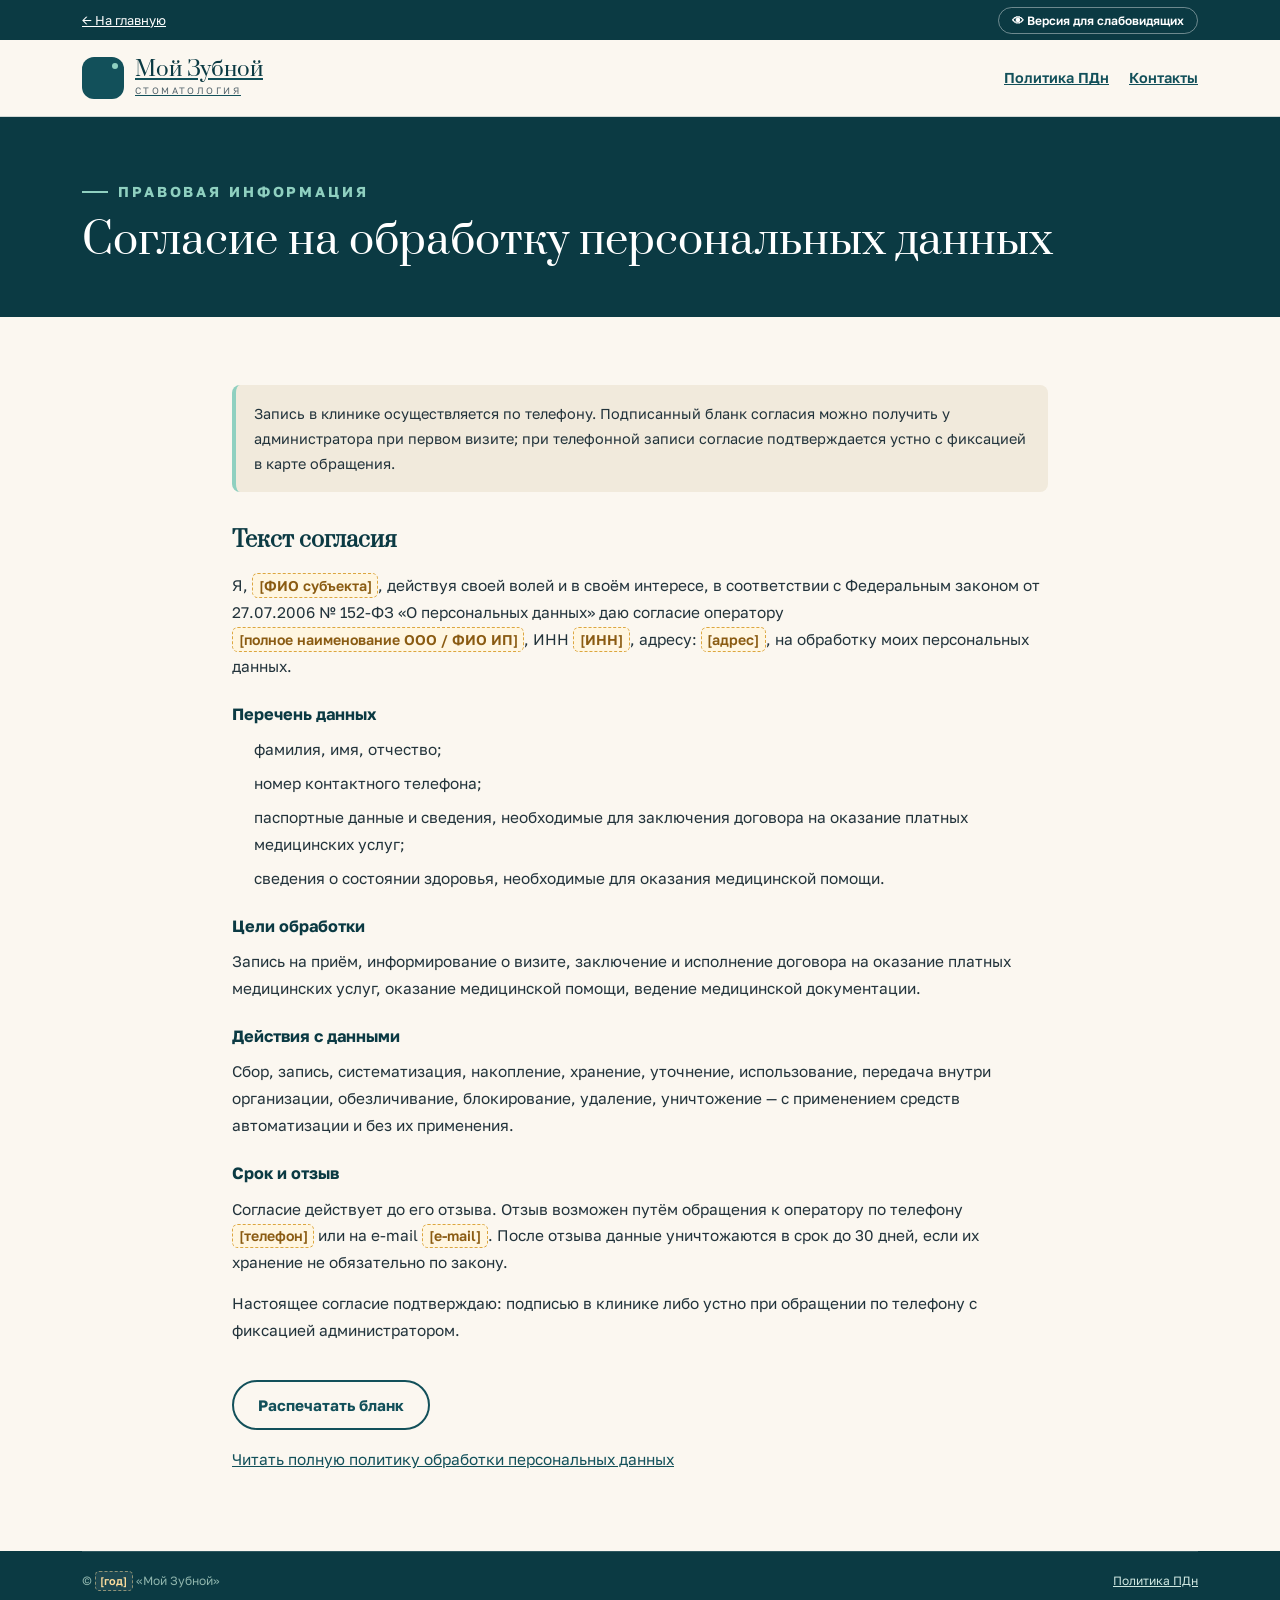
<file: consent.html>
<!DOCTYPE html>
<html lang="ru">
<head>
<meta charset="UTF-8">
<meta name="viewport" content="width=device-width, initial-scale=1, viewport-fit=cover">
<title>Согласие на обработку персональных данных — Мой Зубной</title>
<link href="https://fonts.googleapis.com/css2?family=Prata&family=Golos+Text:wght@400;500;600;700&display=swap" rel="stylesheet">
<link rel="stylesheet" href="css/style.css">
</head>
<body>
<div class="topbar"><div class="wrap"><div><a href="index.html" style="color:#fff">← На главную</a></div>
<div class="a11y-wrap"><button class="a11y-btn" id="a11yBtn" aria-expanded="false" aria-controls="a11yPanel">👁 Версия для слабовидящих</button>
<div class="a11y-panel" id="a11yPanel" hidden><p>Размер текста</p>
<div class="a11y-row"><button data-size="0" class="active">A</button><button data-size="1">A+</button><button data-size="2">A++</button></div>
<label><input type="checkbox" id="a11yContrast"> Контрастные цвета</label>
<label><input type="checkbox" id="a11yNoImg"> Без изображений</label>
<button class="reset" id="a11yReset">Сбросить</button></div></div></div></div>

<header><div class="wrap head-in">
<a class="logo" href="index.html"><span class="logo-mark"><svg><use href="#tooth"/></svg></span>
<span class="logo-text">Мой Зубной<small>стоматология</small></span></a>
<nav><a href="privacy.html">Политика ПДн</a><a href="index.html#kontakty">Контакты</a></nav>
</div></header>

<div class="page-head"><div class="wrap">
<p class="eyebrow" style="color:var(--mint)">Правовая информация</p>
<h1 class="h1">Согласие на обработку персональных данных</h1>
</div></div>

<article class="prose">
<div class="note">Запись в клинике осуществляется по телефону. Подписанный бланк согласия можно получить у администратора при первом визите; при телефонной записи согласие подтверждается устно с фиксацией в карте обращения.</div>

<h2>Текст согласия</h2>
<p>Я, <span class="ph">[ФИО субъекта]</span>, действуя своей волей и в своём интересе, в соответствии с Федеральным законом от 27.07.2006 № 152-ФЗ «О персональных данных» даю согласие оператору <span class="ph">[полное наименование ООО / ФИО ИП]</span>, ИНН <span class="ph">[ИНН]</span>, адресу: <span class="ph">[адрес]</span>, на обработку моих персональных данных.</p>

<h3>Перечень данных</h3>
<ul><li>фамилия, имя, отчество;</li><li>номер контактного телефона;</li>
<li>паспортные данные и сведения, необходимые для заключения договора на оказание платных медицинских услуг;</li>
<li>сведения о состоянии здоровья, необходимые для оказания медицинской помощи.</li></ul>

<h3>Цели обработки</h3>
<p>Запись на приём, информирование о визите, заключение и исполнение договора на оказание платных медицинских услуг, оказание медицинской помощи, ведение медицинской документации.</p>

<h3>Действия с данными</h3>
<p>Сбор, запись, систематизация, накопление, хранение, уточнение, использование, передача внутри организации, обезличивание, блокирование, удаление, уничтожение — с применением средств автоматизации и без их применения.</p>

<h3>Срок и отзыв</h3>
<p>Согласие действует до его отзыва. Отзыв возможен путём обращения к оператору по телефону <span class="ph">[телефон]</span> или на e-mail <span class="ph">[e-mail]</span>. После отзыва данные уничтожаются в срок до 30 дней, если их хранение не обязательно по закону.</p>

<p>Настоящее согласие подтверждаю: подписью в клинике либо устно при обращении по телефону с фиксацией администратором.</p>

<button class="btn btn-ghost print-btn" id="printBtn">Распечатать бланк</button>
<p style="margin-top:16px"><a href="privacy.html">Читать полную политику обработки персональных данных</a></p>
</article>

<footer><div class="wrap"><div class="foot-bottom"><div>© <span class="ph">[год]</span> «Мой Зубной»</div>
<div><a href="privacy.html">Политика ПДн</a></div></div></div></footer>
<script src="js/main.js" defer></script>
</body>
</html>
</file>
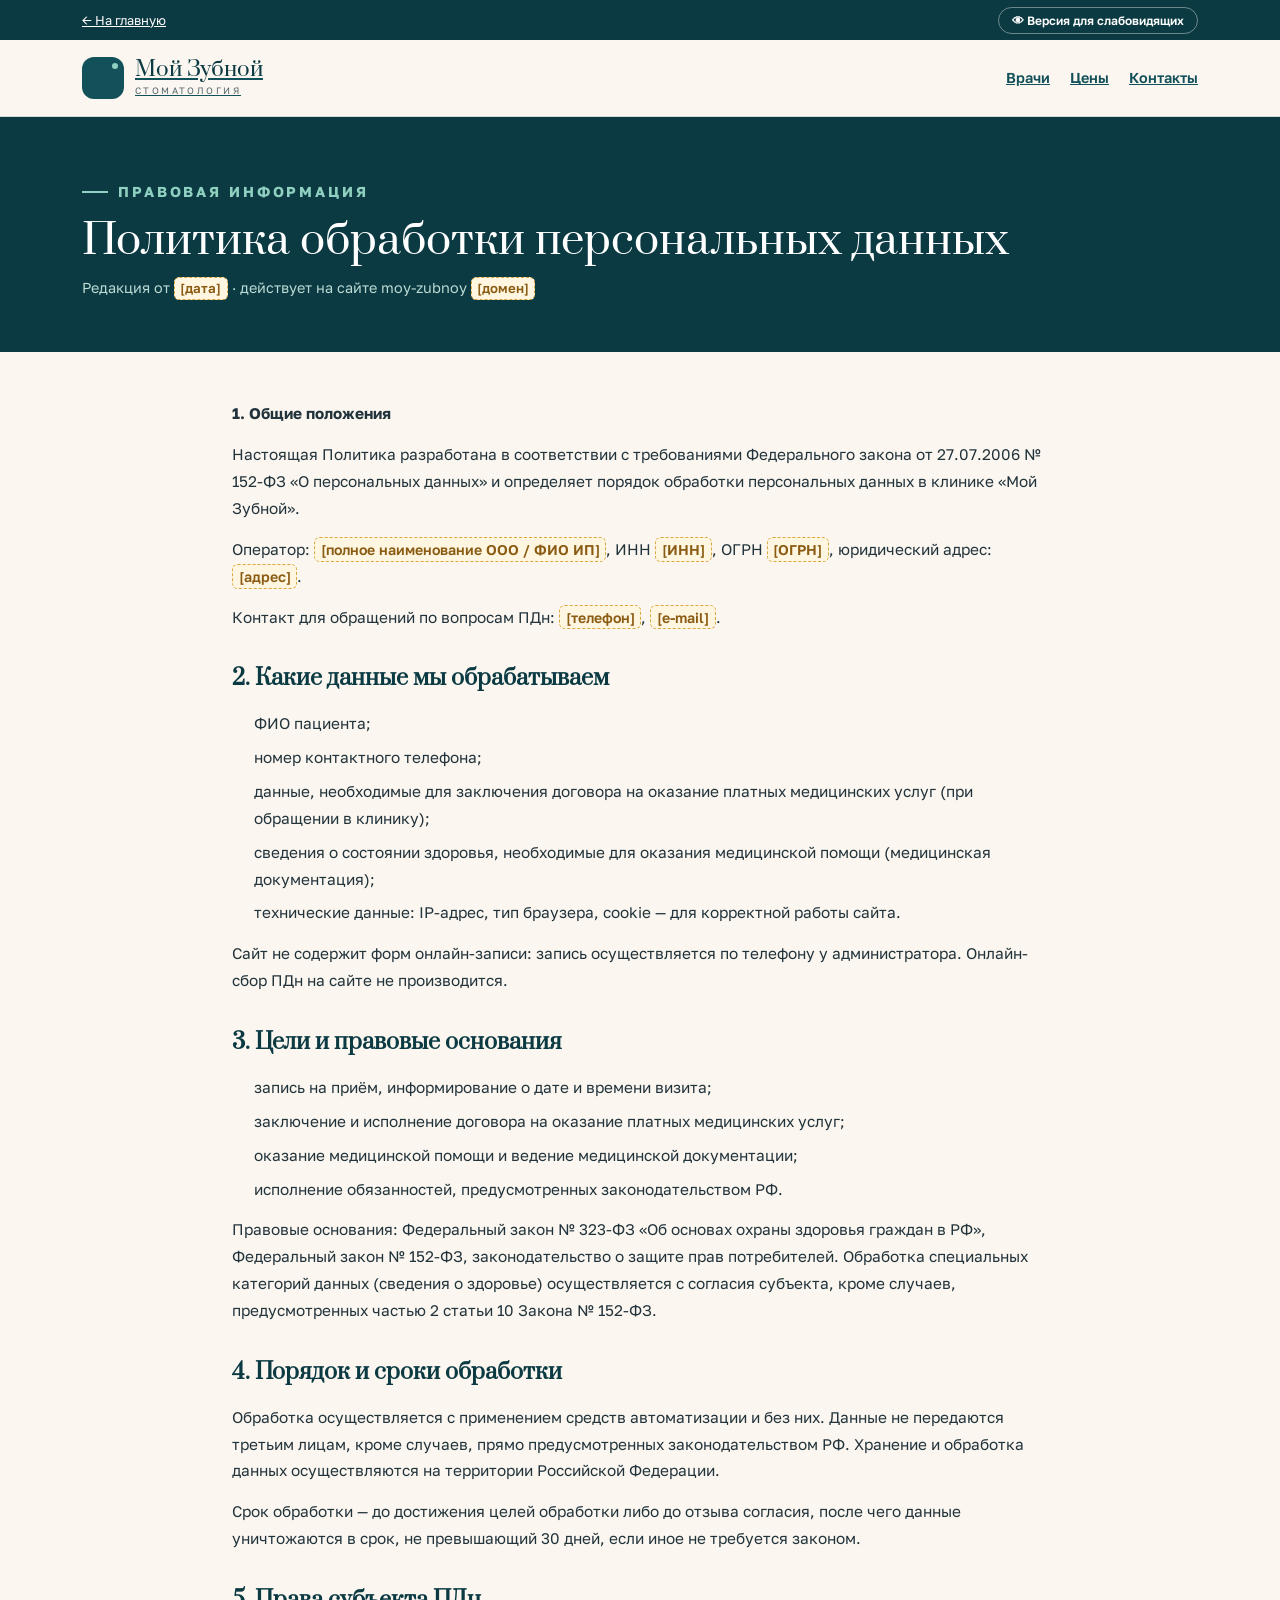
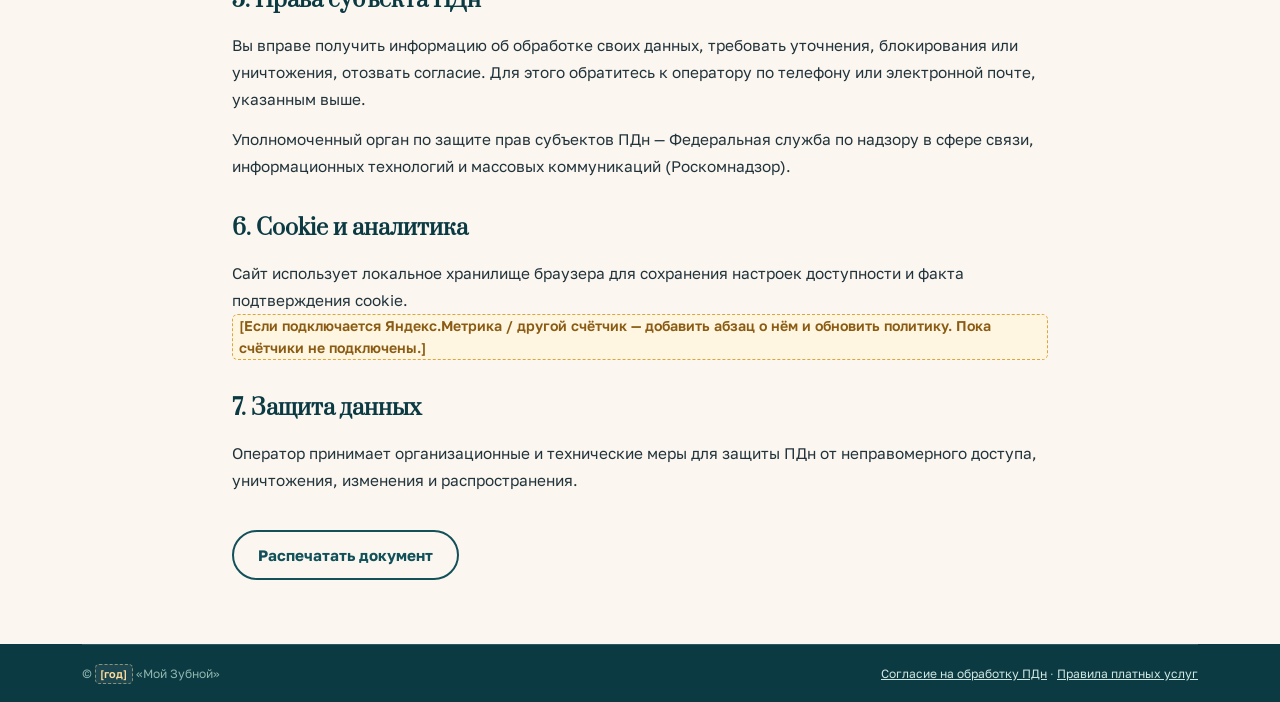
<file: privacy.html>
<!DOCTYPE html>
<html lang="ru">
<head>
<meta charset="UTF-8">
<meta name="viewport" content="width=device-width, initial-scale=1, viewport-fit=cover">
<title>Политика обработки персональных данных — Мой Зубной</title>
<link href="https://fonts.googleapis.com/css2?family=Prata&family=Golos+Text:wght@400;500;600;700&display=swap" rel="stylesheet">
<link rel="stylesheet" href="css/style.css">
</head>
<body>
<div class="topbar"><div class="wrap"><div><a href="index.html" style="color:#fff">← На главную</a></div>
<div class="a11y-wrap"><button class="a11y-btn" id="a11yBtn" aria-expanded="false" aria-controls="a11yPanel">👁 Версия для слабовидящих</button>
<div class="a11y-panel" id="a11yPanel" hidden><p>Размер текста</p>
<div class="a11y-row"><button data-size="0" class="active">A</button><button data-size="1">A+</button><button data-size="2">A++</button></div>
<label><input type="checkbox" id="a11yContrast"> Контрастные цвета</label>
<label><input type="checkbox" id="a11yNoImg"> Без изображений</label>
<button class="reset" id="a11yReset">Сбросить</button></div></div></div></div>

<header><div class="wrap head-in">
<a class="logo" href="index.html"><span class="logo-mark"><svg><use href="#tooth"/></svg></span>
<span class="logo-text">Мой Зубной<small>стоматология</small></span></a>
<nav><a href="index.html#vrachi">Врачи</a><a href="index.html#tseny">Цены</a><a href="index.html#kontakty">Контакты</a></nav>
</div></header>

<div class="page-head"><div class="wrap">
<p class="eyebrow" style="color:var(--mint)">Правовая информация</p>
<h1 class="h1">Политика обработки персональных данных</h1>
<p>Редакция от <span class="ph">[дата]</span> · действует на сайте moy-zubnoy <span class="ph">[домен]</span></p>
</div></div>

<article class="prose">
<p><b>1. Общие положения</b></p>
<p>Настоящая Политика разработана в соответствии с требованиями Федерального закона от 27.07.2006 № 152-ФЗ «О персональных данных» и определяет порядок обработки персональных данных в клинике «Мой Зубной».</p>
<p>Оператор: <span class="ph">[полное наименование ООО / ФИО ИП]</span>, ИНН <span class="ph">[ИНН]</span>, ОГРН <span class="ph">[ОГРН]</span>, юридический адрес: <span class="ph">[адрес]</span>.</p>
<p>Контакт для обращений по вопросам ПДн: <span class="ph">[телефон]</span>, <span class="ph">[e-mail]</span>.</p>

<h2>2. Какие данные мы обрабатываем</h2>
<ul>
<li>ФИО пациента;</li>
<li>номер контактного телефона;</li>
<li>данные, необходимые для заключения договора на оказание платных медицинских услуг (при обращении в клинику);</li>
<li>сведения о состоянии здоровья, необходимые для оказания медицинской помощи (медицинская документация);</li>
<li>технические данные: IP-адрес, тип браузера, cookie — для корректной работы сайта.</li>
</ul>
<p>Сайт не содержит форм онлайн-записи: запись осуществляется по телефону у администратора. Онлайн-сбор ПДн на сайте не производится.</p>

<h2>3. Цели и правовые основания</h2>
<ul>
<li>запись на приём, информирование о дате и времени визита;</li>
<li>заключение и исполнение договора на оказание платных медицинских услуг;</li>
<li>оказание медицинской помощи и ведение медицинской документации;</li>
<li>исполнение обязанностей, предусмотренных законодательством РФ.</li>
</ul>
<p>Правовые основания: Федеральный закон № 323-ФЗ «Об основах охраны здоровья граждан в РФ», Федеральный закон № 152-ФЗ, законодательство о защите прав потребителей. Обработка специальных категорий данных (сведения о здоровье) осуществляется с согласия субъекта, кроме случаев, предусмотренных частью 2 статьи 10 Закона № 152-ФЗ.</p>

<h2>4. Порядок и сроки обработки</h2>
<p>Обработка осуществляется с применением средств автоматизации и без них. Данные не передаются третьим лицам, кроме случаев, прямо предусмотренных законодательством РФ. Хранение и обработка данных осуществляются на территории Российской Федерации.</p>
<p>Срок обработки — до достижения целей обработки либо до отзыва согласия, после чего данные уничтожаются в срок, не превышающий 30 дней, если иное не требуется законом.</p>

<h2>5. Права субъекта ПДн</h2>
<p>Вы вправе получить информацию об обработке своих данных, требовать уточнения, блокирования или уничтожения, отозвать согласие. Для этого обратитесь к оператору по телефону или электронной почте, указанным выше.</p>
<p>Уполномоченный орган по защите прав субъектов ПДн — Федеральная служба по надзору в сфере связи, информационных технологий и массовых коммуникаций (Роскомнадзор).</p>

<h2>6. Cookie и аналитика</h2>
<p>Сайт использует локальное хранилище браузера для сохранения настроек доступности и факта подтверждения cookie. <span class="ph">[Если подключается Яндекс.Метрика / другой счётчик — добавить абзац о нём и обновить политику. Пока счётчики не подключены.]</span></p>

<h2>7. Защита данных</h2>
<p>Оператор принимает организационные и технические меры для защиты ПДн от неправомерного доступа, уничтожения, изменения и распространения.</p>

<button class="btn btn-ghost print-btn" id="printBtn">Распечатать документ</button>
</article>

<footer><div class="wrap"><div class="foot-bottom">
<div>© <span class="ph">[год]</span> «Мой Зубной»</div>
<div><a href="consent.html">Согласие на обработку ПДн</a> · <a href="rules.html">Правила платных услуг</a></div>
</div></div></footer>
<script src="js/main.js" defer></script>
</body>
</html>
</file>
<file: css/style.css>
/* ==========================================================
   МОЙ ЗУБНОЙ — стили
   ========================================================== */
:root{
  --paper:#FBF7F0; --paper2:#F1EADC; --ink:#22333B; --muted:#55656D;
  --deep:#12505A; --deep2:#0B3A43; --mint:#8FD0C0; --mintsoft:#DFF0E9;
  --sand:#EFE5D2; --line:rgba(18,80,90,.18);
  --abg:#FFF6E1; --abd:#DCA63F; --atx:#8A5B12;
  --r:14px; --shadow:0 20px 44px -20px rgba(11,58,67,.4);
  --display:'Prata',Georgia,serif;
  --body:'Golos Text','Segoe UI',Arial,sans-serif;
}
*{margin:0;padding:0;box-sizing:border-box}
html{scroll-behavior:smooth;font-size:16px}
body{font-family:var(--body);background:var(--paper);color:var(--ink);
  line-height:1.65;font-size:1rem;overflow-x:hidden;-webkit-font-smoothing:antialiased}
img,svg{display:block;max-width:100%}
a{color:var(--deep);text-decoration:none}
button{font-family:inherit;cursor:pointer}
ul{list-style:none}
.wrap{width:100%;max-width:1160px;margin:0 auto;padding:0 22px}
.skip{position:absolute;left:-9999px;top:0;background:var(--deep2);color:#fff;padding:12px 18px;z-index:300}
.skip:focus{left:12px;top:12px}
:focus-visible{outline:3px solid var(--abd);outline-offset:3px}

/* Плашки данных */
.ph{display:inline-block;background:var(--abg);border:1.5px dashed var(--abd);
  color:var(--atx);padding:.05em .4em;border-radius:.4em;font-weight:600;font-size:.92em;line-height:1.5}

/* Заглушки под фото/сканы */
.slot{position:relative;border:2px dashed rgba(18,80,90,.4);border-radius:var(--r);
  background:repeating-linear-gradient(45deg,rgba(18,80,90,.05) 0 14px,transparent 14px 28px),var(--paper2);
  display:flex;flex-direction:column;align-items:center;justify-content:center;gap:9px;
  text-align:center;color:var(--deep);padding:24px;overflow:hidden}
.slot svg{width:44px;height:52px;fill:var(--deep);opacity:.8;animation:floaty 5s ease-in-out infinite}
.slot b{font-family:var(--display);font-size:1rem;letter-spacing:.03em}
.slot span{font-size:.82rem;color:var(--muted);max-width:34ch}
@keyframes floaty{0%,100%{transform:translateY(0)}50%{transform:translateY(-7px)}}

/* Типографика / кнопки */
.eyebrow{font-size:.75rem;font-weight:700;letter-spacing:.2em;text-transform:uppercase;
  color:var(--deep);display:flex;align-items:center;gap:10px;margin-bottom:14px}
.eyebrow::before{content:"";width:26px;height:2px;background:var(--mint)}
.h1{font-family:var(--display);font-weight:400;font-size:clamp(2.1rem,5vw,3.6rem);line-height:1.12}
.h2{font-family:var(--display);font-weight:400;font-size:clamp(1.6rem,3.3vw,2.4rem);line-height:1.2;color:var(--deep2);margin-bottom:12px}
.lead{color:var(--muted);max-width:64ch;font-size:1.02rem}
.section{padding:78px 0}
.alt{background:var(--paper2)}
.btn{display:inline-flex;align-items:center;justify-content:center;gap:9px;
  padding:14px 24px;border-radius:999px;font-weight:700;font-size:.95rem;
  border:2px solid transparent;transition:transform .25s,background .25s,box-shadow .25s;text-align:center}
.btn svg{width:18px;height:18px;flex:none}
.btn-solid{background:var(--deep);color:#fff}
.btn-solid:hover{background:var(--deep2);transform:translateY(-2px);box-shadow:var(--shadow)}
.btn-ghost{border-color:var(--deep);color:var(--deep);background:transparent}
.btn-ghost:hover{background:var(--mintsoft);transform:translateY(-2px)}
.btn-mint{background:var(--mint);color:var(--deep2)}
.btn-light{background:#fff;color:var(--deep2)}
.btn-light:hover{transform:translateY(-2px)}

/* Верхняя полоса */
.topbar{background:var(--deep2);color:#CFE5DF;font-size:.8rem}
.topbar .wrap{display:flex;justify-content:space-between;align-items:center;gap:12px;min-height:40px;flex-wrap:wrap}
.topbar .ph{background:rgba(255,255,255,.08);border-color:rgba(255,222,158,.65);color:#FFDE9E}
.a11y-wrap{position:relative}
.a11y-btn{display:inline-flex;align-items:center;gap:7px;background:none;
  border:1px solid rgba(255,255,255,.4);color:#fff;border-radius:999px;padding:5px 13px;font-size:.75rem;font-weight:600}
.a11y-panel{position:absolute;right:0;top:calc(100% + 10px);z-index:220;width:250px;
  background:#fff;color:#000;border:2px solid #000;border-radius:12px;padding:16px;font-size:.85rem}
.a11y-panel[hidden]{display:none}
.a11y-panel p{font-weight:700;margin-bottom:8px}
.a11y-row{display:flex;gap:8px;margin-bottom:12px}
.a11y-row button{flex:1;border:1px solid #333;background:#f2f2f2;color:#000;border-radius:8px;padding:7px;font-weight:700}
.a11y-row button.active{background:#000;color:#fff}
.a11y-panel label{display:flex;align-items:center;gap:8px;margin-bottom:10px;cursor:pointer}
.a11y-panel input{width:18px;height:18px}
.a11y-panel .reset{width:100%;border:1px solid #333;background:#fff;color:#000;border-radius:8px;padding:8px;margin-top:4px}

/* Шапка */
header{position:sticky;top:0;z-index:120;background:rgba(251,247,240,.96);
  backdrop-filter:blur(8px);border-bottom:1px solid var(--line)}
header.scrolled{box-shadow:0 10px 26px -16px rgba(11,58,67,.5)}
.head-in{display:flex;align-items:center;gap:22px;min-height:76px}
.logo{display:flex;align-items:center;gap:11px}
.logo-mark{width:42px;height:42px;background:var(--deep);border-radius:12px;display:grid;place-items:center;position:relative;flex:none}
.logo-mark svg{width:22px;height:27px;fill:var(--mint)}
.logo-mark::after{content:"";position:absolute;right:6px;top:6px;width:6px;height:6px;border-radius:50%;background:var(--mint)}
.logo-text{font-family:var(--display);font-size:1.3rem;color:var(--deep2);line-height:1}
.logo-text small{display:block;font-family:var(--body);font-size:.58rem;letter-spacing:.26em;text-transform:uppercase;color:var(--muted);margin-top:5px}
nav{margin-left:auto;display:flex;gap:20px}
nav a{font-weight:600;font-size:.9rem;position:relative;white-space:nowrap}
nav a::after{content:"";position:absolute;left:0;bottom:-4px;height:2px;width:0;background:var(--mint);transition:width .3s}
nav a:hover::after{width:100%}
.head-phone{display:flex;flex-direction:column;line-height:1.3;text-align:right}
.head-phone small{font-size:.7rem;color:var(--muted)}
.head-cta{padding:12px 20px}
.burger{display:none;width:44px;height:44px;background:none;border:0;flex:none}
.burger span{display:block;width:24px;height:2px;background:var(--deep);margin:5px auto;transition:.3s}
.menu-veil{position:fixed;inset:0;background:rgba(11,58,67,.5);z-index:170;display:none}
.menu-veil.open{display:block}

/* ПЕРВЫЙ ЭКРАН НА ФОНО КЛИНИКИ */
.hero{position:relative;background:var(--deep);color:#fff;overflow:hidden;isolation:isolate}
.hero-media{position:absolute;inset:0;z-index:-2}
.hero-media .slot{height:100%;border-radius:0;border:none;background-size:auto}
.hero-media .slot b{font-size:1.3rem}
.hero-media img{width:100%;height:100%;object-fit:cover;object-position:center 55%;animation:kenburns 22s ease-in-out infinite alternate}
@keyframes kenburns{from{transform:scale(1)}to{transform:scale(1.06)}}
.hero-veil{position:absolute;inset:0;z-index:-1;background:none}
.hero-in{padding:82px 0 88px}
.hero-inner{max-width:660px}
.hero .eyebrow{color:var(--mint)}
.hero .ph{background:rgba(255,255,255,.12);border-color:rgba(255,222,158,.7);color:#FFDE9E}
.hero h1{color:#fff}
.hero h1 em{font-style:normal;color:var(--mint)}
.hero .lead{color:#DCEBE7;margin:20px 0 28px;max-width:52ch}
.hero-cta{display:flex;gap:12px;flex-wrap:wrap}
.hero-meta{margin-top:22px;font-size:.9rem;color:#C6DED8;display:flex;flex-direction:column;gap:6px}
.hero-legal{font-size:.75rem;color:#9FC3BB;margin-top:18px}
.hero-chip{position:absolute;right:22px;bottom:26px;background:#fff;color:var(--deep2);
  border-radius:12px;padding:14px 18px;box-shadow:var(--shadow);font-size:.82rem;max-width:250px;border-left:4px solid var(--mint)}
.hero-chip b{color:var(--deep2)}

/* Бегущая строка */
.ticker{background:var(--deep);overflow:hidden}
.ticker-track{display:flex;width:max-content;padding:12px 0;animation:tick 36s linear infinite}
.ticker:hover .ticker-track{animation-play-state:paused}
.ticker-track span{display:flex;align-items:center;gap:20px;padding-right:20px;
  color:#DCEFEA;font-size:.85rem;letter-spacing:.05em;white-space:nowrap}
.ticker-track span::after{content:"✦";color:var(--mint);font-size:.65rem}
@keyframes tick{to{transform:translateX(-50%)}}

/* Цифры */
.stats{display:grid;grid-template-columns:repeat(4,1fr);gap:18px}
.stat{background:#fff;border:1px solid var(--line);border-radius:var(--r);padding:26px 20px;text-align:center;transition:transform .3s,box-shadow .3s}
.stat:hover{transform:translateY(-5px);box-shadow:var(--shadow)}
.stat .num{font-family:var(--display);font-size:2.4rem;color:var(--deep);line-height:1.2;margin-bottom:6px}
.stat p{font-size:.83rem;color:var(--muted)}

/* Врачи */
.doctors{display:grid;grid-template-columns:1fr 1fr;gap:26px}
.doc-card{background:#fff;border-radius:18px;border:1px solid var(--line);overflow:hidden;transition:transform .35s,box-shadow .35s}
.doc-card:hover{transform:translateY(-6px);box-shadow:var(--shadow)}
.doc-card>.slot{aspect-ratio:4/3;border-radius:0;border:none;border-bottom:2px dashed var(--line)}
.doc-body{padding:24px 26px 28px}
.doc-body h3{font-family:var(--display);font-size:1.6rem;color:var(--deep2)}
.role{display:inline-block;margin:8px 0 12px;background:var(--mintsoft);color:var(--deep2);
  font-weight:700;font-size:.72rem;letter-spacing:.12em;text-transform:uppercase;padding:5px 13px;border-radius:999px}
.doc-body p{font-size:.92rem;color:var(--muted);margin-bottom:8px}
.facts{margin:14px 0 20px;display:flex;flex-direction:column;gap:7px;font-size:.87rem}

/* Услуги */
.dir{display:grid;grid-template-columns:.85fr 1.15fr;gap:36px;align-items:start;
  background:#fff;border:1px solid var(--line);border-radius:18px;padding:30px;margin-bottom:26px}
.dir.flip{grid-template-columns:1.15fr .85fr}
.dir.flip .dir-photo{order:2}
.dir-photo .slot{aspect-ratio:4/3}
.dir h3{font-family:var(--display);font-size:1.5rem;color:var(--deep2);margin-bottom:6px}
.who{font-size:.88rem;color:var(--muted);margin-bottom:18px}
.plist li{display:flex;align-items:baseline;gap:9px;padding:9px 0;font-size:.92rem}
.plist li+li{border-top:1px dashed var(--line)}
.dots{flex:1;border-bottom:2px dotted var(--line);transform:translateY(-4px)}
.cost{font-weight:700;color:var(--deep2);white-space:nowrap}

/* Этапы */
.steps-grid{display:grid;grid-template-columns:.9fr 1.1fr;gap:48px;align-items:start}
.steps-left{position:sticky;top:100px}
.step{display:flex;gap:20px;background:#fff;border:1px solid var(--line);border-radius:var(--r);padding:22px 24px;margin-bottom:16px;transition:transform .3s}
.step:hover{transform:translateX(6px)}
.step-num{font-family:var(--display);font-size:1.9rem;color:var(--mint);line-height:1.2;flex:none}
.step h4{font-size:1rem;color:var(--deep2);margin-bottom:5px}
.step p{font-size:.9rem;color:var(--muted)}

/* Безопасность */
.split{display:grid;grid-template-columns:1fr 1fr;gap:44px;align-items:center}
.checks{margin-top:20px;display:flex;flex-direction:column;gap:12px}
.checks li{display:flex;gap:12px;background:#fff;border:1px solid var(--line);border-radius:12px;padding:15px 17px;font-size:.9rem}
.tick{flex:none;width:25px;height:25px;border-radius:50%;background:var(--mint);color:var(--deep2);display:grid;place-items:center;font-weight:800;font-size:.8rem}

/* Цены */
.table-scroll{overflow-x:auto;-webkit-overflow-scrolling:touch;border-radius:var(--r)}
.ptable{width:100%;border-collapse:collapse;background:#fff;font-size:.9rem;min-width:340px}
.ptable caption{caption-side:top;text-align:left;font-family:var(--display);font-size:1.1rem;color:var(--deep2);padding-bottom:12px}
.ptable td{padding:12px 16px;border-top:1px dashed var(--line)}
.ptable td:last-child{text-align:right;white-space:nowrap}
.ptable tr:first-child td{border-top:none}
.ptable tr:hover td{background:var(--mintsoft)}
.price-note{margin-top:20px;font-size:.85rem;color:var(--muted);max-width:72ch}

/* Блок администратора */
.admin{background:var(--deep);color:#E7F3EF;position:relative;overflow:hidden}
.admin::after{content:"✦";position:absolute;right:5%;top:16%;font-size:8rem;color:rgba(143,208,192,.13)}
.admin-grid{display:grid;grid-template-columns:1fr auto;gap:40px;align-items:center}
.admin h2{font-family:var(--display);font-size:clamp(1.6rem,3.2vw,2.3rem);color:#fff;margin-bottom:10px}
.admin p{color:#BBDAD3;font-size:.95rem;max-width:58ch}
.admin-call{text-align:center}
.admin-call .big{display:block;font-family:var(--display);font-size:1.5rem;color:#fff;margin-bottom:10px}
.admin-call small{display:block;margin-top:12px;font-size:.8rem;color:#A8CFC6}

/* FAQ */
.faq{max-width:820px;margin:28px auto 0}
.faq-item{background:#fff;border:1px solid var(--line);border-radius:12px;margin-bottom:11px;overflow:hidden}
.faq-q{width:100%;background:none;border:0;text-align:left;display:flex;justify-content:space-between;
  align-items:center;gap:14px;padding:18px 22px;font-size:.97rem;font-weight:600;color:var(--deep2)}
.plus{flex:none;width:27px;height:27px;border-radius:50%;background:var(--mintsoft);color:var(--deep);display:grid;place-items:center;font-size:1.15rem;transition:transform .3s}
.faq-item.open .plus{transform:rotate(45deg)}
.faq-a{max-height:0;overflow:hidden;transition:max-height .4s}
.faq-a p{padding:0 22px 18px;font-size:.9rem;color:var(--muted)}

/* ДОКУМЕНТЫ / СЕРТИФИКАТЫ */
.doc-filter{display:flex;gap:10px;flex-wrap:wrap;margin:24px 0 26px}
.filter-btn{border:1px solid var(--line);background:#fff;color:var(--deep2);
  padding:9px 18px;border-radius:999px;font-size:.83rem;font-weight:600}
.filter-btn.active{background:var(--deep);color:#fff;border-color:var(--deep)}
.gallery{display:grid;grid-template-columns:repeat(4,1fr);gap:18px}
.cert{background:#fff;border:1px solid var(--line);border-radius:12px;padding:14px;
  text-align:left;transition:transform .3s,box-shadow .3s;width:100%}
.cert:hover{transform:translateY(-5px);box-shadow:var(--shadow)}
.cert .slot{aspect-ratio:3/4;padding:14px;border-radius:8px}
.cert .slot svg{width:34px;height:40px}
.cert .slot span{font-size:.74rem}
.cert-meta{padding:12px 4px 2px}
.cert-meta b{display:block;font-size:.86rem;color:var(--deep2)}
.cert-meta small{color:var(--muted);font-size:.75rem}
.cert[hidden]{display:none}
.doc-hint{font-size:.82rem;color:var(--muted);margin-top:20px}

/* Пациентам / контакты */
.pats{display:grid;grid-template-columns:repeat(3,1fr);gap:20px;margin-top:26px}
.pat{background:#fff;border:1px solid var(--line);border-radius:var(--r);padding:24px;font-size:.9rem;color:var(--muted)}
.pat h4{color:var(--deep2);font-size:1rem;margin-bottom:10px}
.pat ul{padding-left:17px;list-style:disc}
.pat li{margin-bottom:5px}
.contacts-grid{display:grid;grid-template-columns:.9fr 1.1fr;gap:44px;margin-top:26px}
.c-list{display:flex;flex-direction:column;gap:18px}
.c-list li{display:flex;gap:15px;align-items:flex-start}
.c-ico{flex:none;width:42px;height:42px;border-radius:12px;background:var(--mintsoft);display:grid;place-items:center}
.c-ico svg{width:19px;height:19px;fill:var(--deep)}
.c-list b{display:block;font-size:.72rem;letter-spacing:.13em;text-transform:uppercase;color:var(--muted);margin-bottom:3px}
.map-slot{margin-top:16px;aspect-ratio:16/8}

/* Подвал */
footer{background:var(--deep2);color:#A9CFC8;font-size:.85rem}
.disclaimer{border:1px solid rgba(255,255,255,.3);border-radius:10px;padding:13px 16px;
  text-transform:uppercase;letter-spacing:.1em;font-size:.7rem;text-align:center;color:#FFDE9E;margin-bottom:26px}
.foot-grid{display:grid;grid-template-columns:1.2fr 1fr 1fr;gap:36px;padding:50px 0 34px}
footer h5{color:#fff;font-size:.76rem;letter-spacing:.18em;text-transform:uppercase;margin-bottom:14px}
footer a{color:#CFE7E1}
footer a:hover{text-decoration:underline;color:#fff}
.foot-list{display:flex;flex-direction:column;gap:9px}
.foot-bottom{border-top:1px solid rgba(255,255,255,.15);padding:18px 0;display:flex;
  justify-content:space-between;gap:14px;flex-wrap:wrap;font-size:.75rem;color:#8FB5AD}
.foot-bottom .ph{background:rgba(255,255,255,.07);border-color:rgba(255,222,158,.5);color:#FFDE9E}

/* Внутренние страницы */
.page-head{background:var(--deep2);color:#fff;padding:52px 0}
.page-head h1{font-size:clamp(1.8rem,4vw,2.6rem)}
.page-head p{color:#BBDAD3;font-size:.9rem;margin-top:10px}
.prose{max-width:860px;margin:0 auto;padding:48px 22px 64px;font-size:.96rem}
.prose h2{font-family:var(--display);font-size:1.35rem;color:var(--deep2);margin:30px 0 12px}
.prose h3{font-size:1.02rem;color:var(--deep2);margin:20px 0 8px}
.prose p{margin-bottom:14px;color:var(--ink)}
.prose ul,.prose ol{padding-left:22px;margin-bottom:14px}
.prose li{margin-bottom:7px}
.prose .note{background:var(--paper2);border-left:4px solid var(--mint);padding:16px 18px;border-radius:8px;margin:20px 0;font-size:.9rem}
.prose a{text-decoration:underline}
.prose table{width:100%;border-collapse:collapse;margin:16px 0;font-size:.9rem}
.prose td,.prose th{border:1px solid var(--line);padding:10px 12px;text-align:left}
.print-btn{margin-top:22px}

/* Модальное окно документов */
.modal{position:fixed;inset:0;z-index:260;background:rgba(11,58,67,.8);display:flex;
  align-items:center;justify-content:center;padding:20px}
.modal[hidden]{display:none}
.modal-box{background:var(--paper);border-radius:18px;max-width:560px;width:100%;
  padding:24px;position:relative;max-height:90vh;overflow:auto}
.modal-close{position:absolute;right:14px;top:14px;width:38px;height:38px;border-radius:50%;
  border:1px solid var(--line);background:#fff;color:var(--deep2);font-size:1.3rem}
.modal-box h3{font-family:var(--display);font-size:1.2rem;color:var(--deep2);margin:6px 34px 16px 0}
.modal-media .slot{aspect-ratio:3/4}
.modal-box p{font-size:.83rem;color:var(--muted);margin-top:14px}

/* Cookie / мобильная панель */
.cookie{position:fixed;left:14px;bottom:86px;z-index:150;max-width:400px;background:#fff;
  border:1px solid var(--line);border-radius:14px;box-shadow:var(--shadow);padding:16px 18px;font-size:.8rem;color:var(--muted);display:none}
.cookie.show{display:block}
.cookie button{margin-top:10px;background:var(--deep);color:#fff;border:0;border-radius:999px;padding:9px 20px;font-weight:700}
.mobile-bar{display:none;position:fixed;left:0;right:0;bottom:0;z-index:140;background:#fff;
  border-top:1px solid var(--line);padding:10px 14px calc(10px + env(safe-area-inset-bottom));gap:10px}
.mobile-bar .btn{flex:1;padding:12px 10px;font-size:.9rem}

/* Появление */
.rv{opacity:0;transform:translateY(20px);transition:opacity .7s,transform .7s}
.rv.on{opacity:1;transform:none}

/* ==========================================================
   ВЕРСИЯ ДЛЯ СЛАБОВИДЯЩИХ — реальные переключения
   ========================================================== */
html.a11y-1{font-size:18px}
html.a11y-2{font-size:21px}
html.a11y-on body{line-height:1.75}
html.a11y-on *{animation:none!important;transition:none!important}
html.a11y-on .rv{opacity:1;transform:none}
html.a11y-on a{text-decoration:underline}
html.a11y-on .hero-veil{background:rgba(0,0,0,.88)}
html.a11y-on .slot svg{display:none}
html.a11y-on .ticker-track{animation:none;width:auto;overflow-x:auto}
html.a11y-contrast{
  --paper:#fff;--paper2:#fff;--ink:#000;--muted:#111;--deep:#003b44;--deep2:#000;
  --mint:#00594f;--mintsoft:#fff;--line:#000;--sand:#fff;
}
html.a11y-contrast body{background:#fff;color:#000}
html.a11y-contrast .slot,html.a11y-contrast .stat,html.a11y-contrast .doc-card,
html.a11y-contrast .dir,html.a11y-contrast .step,html.a11y-contrast .faq-item,
html.a11y-contrast .pat,html.a11y-contrast .cert,html.a11y-contrast .ptable{background:#fff;border-color:#000}
html.a11y-contrast .btn-solid,html.a11y-contrast .btn-mint,html.a11y-contrast .filter-btn.active{background:#000;color:#fff}
html.a11y-contrast .topbar,html.a11y-contrast .admin,html.a11y-contrast footer,
html.a11y-contrast .page-head,html.a11y-contrast .ticker{background:#000;color:#fff}
html.a11y-contrast .admin p,html.a11y-contrast .admin h2,html.a11y-contrast .hero .lead,
html.a11y-contrast .hero-meta,html.a11y-contrast footer a{color:#fff}
html.a11y-contrast .hero-veil{background:rgba(0,0,0,.9)}
html.a11y-noimg .hero-media{display:none}
html.a11y-noimg .hero{background:#003b44}
html.a11y-noimg .hero-veil{display:none}
html.a11y-noimg .slot svg{display:none}
html.a11y-noimg img{visibility:hidden}

@media(prefers-reduced-motion:reduce){
  *,*::before,*::after{animation:none!important;transition:none!important}
  html{scroll-behavior:auto}
  .rv{opacity:1;transform:none}
}

/* ==========================================================
   МОБИЛЬНЫЕ УСТРОЙСТВА
   ========================================================== */
@media(max-width:1000px){
  nav{display:none}
  .burger{display:block;margin-left:auto}
  .head-phone{display:none}
  .head-cta{display:none}
  .stats{grid-template-columns:repeat(2,1fr)}
  .gallery{grid-template-columns:repeat(2,1fr)}
  .steps-grid,.split,.contacts-grid,.admin-grid{grid-template-columns:1fr;gap:30px}
  .steps-left{position:static}
  .hero-chip{display:none}
  .admin-call{text-align:left}
}
@media(max-width:760px){
  .section{padding:54px 0}
  .wrap{padding:0 16px}
  .head-in{min-height:66px;gap:10px}
  .logo-text{font-size:1.12rem}
  .logo-mark{width:36px;height:36px}
  .hero-in{padding:52px 0 58px}
  .hero-veil{background:linear-gradient(180deg,rgba(11,58,67,.94),rgba(11,58,67,.86))}
  .hero .lead{font-size:.95rem}
  .hero-cta{flex-direction:column;align-items:stretch}
  .hero-cta .btn{width:100%}
  .doctors,.dir,.dir.flip,.pats,.foot-grid{grid-template-columns:1fr}
  .dir,.dir.flip{padding:22px;gap:24px}
  .dir.flip .dir-photo{order:0}
  .price-tables{grid-template-columns:1fr}
  .stats{gap:12px}
  .stat{padding:20px 14px}
  .stat .num{font-size:2rem}
  .gallery{gap:12px}
  .cert{padding:10px}
  .pats{gap:14px}
  .foot-grid{gap:26px}
  .mobile-bar{display:flex}
  body{padding-bottom:74px}
  .cookie{bottom:88px;left:12px;right:12px;max-width:none}
  .topbar .wrap{justify-content:center;text-align:center;gap:6px;padding-top:8px;padding-bottom:8px}
  .a11y-panel{left:0;right:0;width:auto;min-width:240px}
  nav.open{display:flex;position:fixed;top:0;right:0;bottom:0;width:min(320px,86vw);
    z-index:180;background:var(--paper);flex-direction:column;gap:6px;
    padding:90px 26px 26px;box-shadow:-10px 0 40px rgba(0,0,0,.2);overflow-y:auto}
  nav.open a{font-size:1.05rem;padding:12px 0;border-bottom:1px solid var(--line)}
  .nav-close{display:block!important;position:absolute;top:18px;right:18px;width:40px;height:40px;
    border:1px solid var(--line);background:#fff;border-radius:50%;font-size:1.3rem;color:var(--deep2)}
  .prose{padding:32px 16px 48px}
}
@media(max-width:400px){
  .stats{grid-template-columns:1fr}
  .gallery{grid-template-columns:1fr}
}
.hero .h1, .hero .lead, .hero .eyebrow, .hero-meta, .hero-legal{
  text-shadow:0 2px 16px rgba(0,0,0,.6),0 1px 3px rgba(0,0,0,.5);
}
.hero-veil{display:none!important}
</file>
